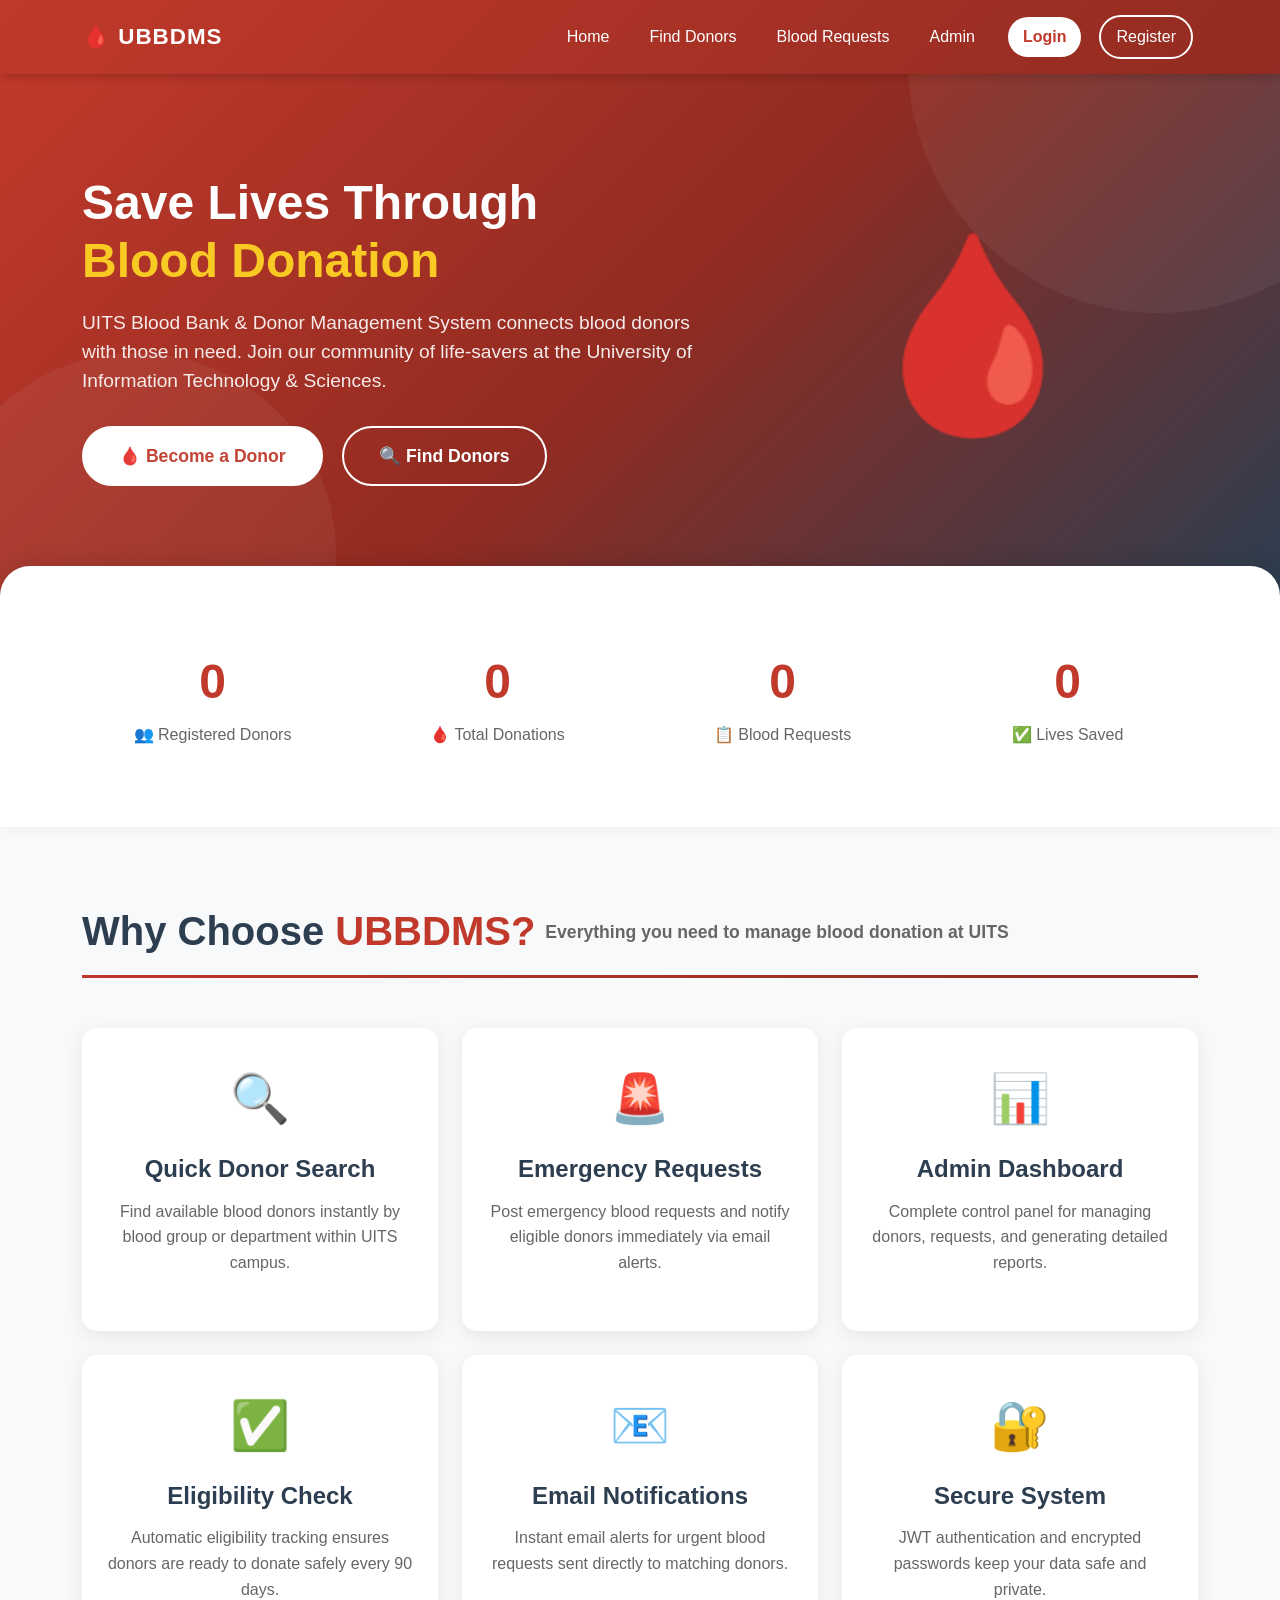
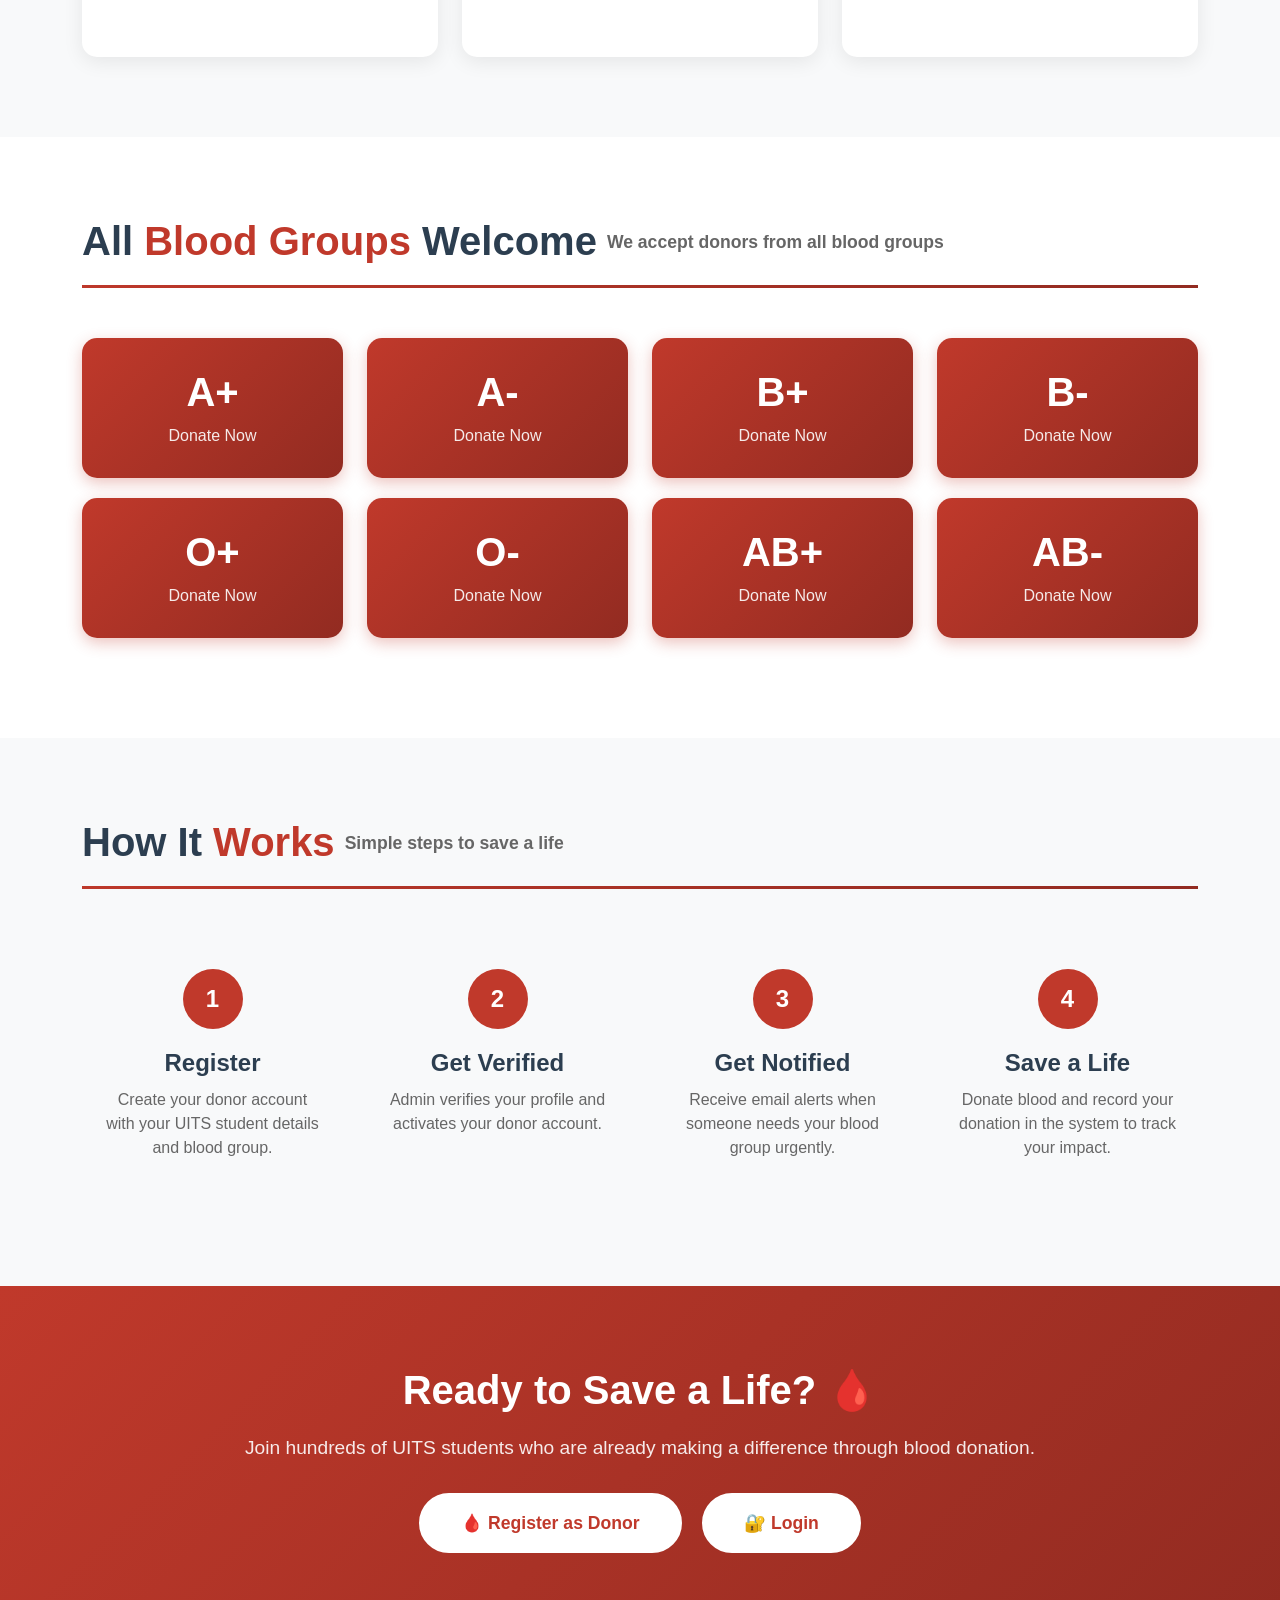
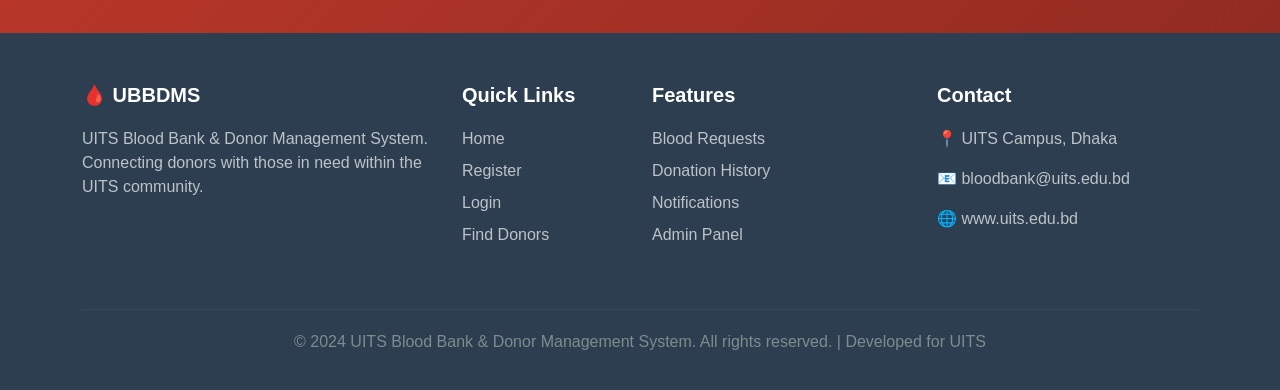
<file: index.html>
<!DOCTYPE html>
<html lang="en">
<head>
    <meta charset="UTF-8">
    <meta name="viewport" content="width=device-width, initial-scale=1.0">
    <title>UBBDMS - UITS Blood Bank & Donor Management System</title>
    <link href="https://fonts.googleapis.com/css2?family=Poppins:wght@300;400;500;600;700;800&display=swap" rel="stylesheet">
    <link href="https://cdn.jsdelivr.net/npm/bootstrap@5.3.0/dist/css/bootstrap.min.css" rel="stylesheet">
       <link rel="stylesheet" href="css/style.css">

   <style>
        * { margin: 0; padding: 0; box-sizing: border-box; }

        body { font-family: 'Segoe UI', Tahoma, Geneva, Verdana, sans-serif; }

        /* NAVBAR */
        .navbar { 
            background: #c0392b; 
            padding: 15px 0;
            box-shadow: 0 2px 10px rgba(0,0,0,0.2);
        }
        .navbar-brand { 
            color: white !important; 
            font-weight: bold; 
            font-size: 1.4rem;
        }
        .nav-link { 
            color: white !important; 
            font-weight: 500;
            margin: 0 5px;
        }
        .nav-link:hover { 
            color: #f9ca24 !important; 
        }
        .btn-nav {
            background: white;
            color: #c0392b !important;
            border-radius: 25px;
            padding: 8px 20px;
            font-weight: bold;
        }
        .btn-nav:hover {
            background: #f9ca24;
            color: #c0392b !important;
        }

        /* HERO SECTION */
        .hero {
            background: linear-gradient(135deg, #c0392b 0%, #922b21 50%, #2c3e50 100%);
            color: white;
            padding: 100px 0;
            position: relative;
            overflow: hidden;
        }
        .hero::before {
            content: '';
            position: absolute;
            top: -50%;
            right: -10%;
            width: 500px;
            height: 500px;
            background: rgba(255,255,255,0.05);
            border-radius: 50%;
        }
        .hero::after {
            content: '';
            position: absolute;
            bottom: -30%;
            left: -5%;
            width: 400px;
            height: 400px;
            background: rgba(255,255,255,0.05);
            border-radius: 50%;
        }
        .hero h1 {
            font-size: 3rem;
            font-weight: 800;
            line-height: 1.2;
            margin-bottom: 20px;
        }
        .hero p {
            font-size: 1.2rem;
            opacity: 0.9;
            margin-bottom: 30px;
        }
        .btn-hero-primary {
            background: white;
            color: #c0392b;
            padding: 15px 35px;
            border-radius: 30px;
            font-weight: bold;
            font-size: 1.1rem;
            text-decoration: none;
            display: inline-block;
            margin-right: 15px;
            margin-bottom: 10px;
            transition: all 0.3s;
            border: 2px solid white;
        }
        .btn-hero-primary:hover {
            background: #c0392b;
            color: white;
            transform: translateY(-3px);
            box-shadow: 0 10px 25px rgba(0,0,0,0.3);
        }
        .btn-hero-secondary {
            background: transparent;
            color: white;
            padding: 15px 35px;
            border-radius: 30px;
            font-weight: bold;
            font-size: 1.1rem;
            text-decoration: none;
            display: inline-block;
            margin-bottom: 10px;
            transition: all 0.3s;
            border: 2px solid white;
        }
        .btn-hero-secondary:hover {
            background: white;
            color: #c0392b;
            transform: translateY(-3px);
        }
        .hero-image {
            font-size: 12rem;
            text-align: center;
            opacity: 0.9;
            animation: pulse 2s infinite;
        }
        @keyframes pulse {
            0% { transform: scale(1); }
            50% { transform: scale(1.05); }
            100% { transform: scale(1); }
        }

        /* STATS SECTION */
        .stats-section {
            background: white;
            padding: 60px 0;
            margin-top: -30px;
            border-radius: 30px 30px 0 0;
            position: relative;
            z-index: 1;
            box-shadow: 0 -5px 20px rgba(0,0,0,0.1);
        }
        .stat-item {
            text-align: center;
            padding: 20px;
        }
        .stat-number {
            font-size: 3rem;
            font-weight: 800;
            color: #c0392b;
        }
        .stat-label {
            color: #666;
            font-size: 1rem;
            margin-top: 5px;
        }

        /* FEATURES SECTION */
        .features-section {
            background: #f8f9fa;
            padding: 80px 0;
        }
        .section-title {
            text-align: center;
            margin-bottom: 50px;
        }
        .section-title h2 {
            font-size: 2.5rem;
            font-weight: 700;
            color: #2c3e50;
        }
        .section-title p {
            color: #666;
            font-size: 1.1rem;
            margin-top: 10px;
        }
        .section-title h2 span {
            color: #c0392b;
        }
        .feature-card {
            background: white;
            border-radius: 15px;
            padding: 35px 25px;
            text-align: center;
            box-shadow: 0 5px 20px rgba(0,0,0,0.08);
            transition: all 0.3s;
            height: 100%;
            border-bottom: 4px solid transparent;
        }
        .feature-card:hover {
            transform: translateY(-10px);
            border-bottom: 4px solid #c0392b;
            box-shadow: 0 15px 40px rgba(192,57,43,0.15);
        }
        .feature-icon {
            font-size: 3rem;
            margin-bottom: 20px;
            display: block;
        }
        .feature-card h4 {
            color: #2c3e50;
            font-weight: 700;
            margin-bottom: 15px;
        }
        .feature-card p {
            color: #666;
            line-height: 1.6;
        }

        /* BLOOD GROUPS SECTION */
        .blood-section {
            background: white;
            padding: 80px 0;
        }
        .blood-group-card {
            background: linear-gradient(135deg, #c0392b, #922b21);
            color: white;
            border-radius: 15px;
            padding: 30px;
            text-align: center;
            margin-bottom: 20px;
            transition: all 0.3s;
            box-shadow: 0 5px 15px rgba(192,57,43,0.3);
        }
        .blood-group-card:hover {
            transform: translateY(-5px) scale(1.05);
            box-shadow: 0 15px 30px rgba(192,57,43,0.4);
        }
        .blood-group-card h3 {
            font-size: 2.5rem;
            font-weight: 800;
        }
        .blood-group-card p {
            opacity: 0.9;
            margin: 0;
        }

        /* HOW IT WORKS */
        .how-section {
            background: #f8f9fa;
            padding: 80px 0;
        }
        .step-card {
            text-align: center;
            padding: 30px 20px;
        }
        .step-number {
            width: 60px;
            height: 60px;
            background: #c0392b;
            color: white;
            border-radius: 50%;
            font-size: 1.5rem;
            font-weight: 800;
            display: flex;
            align-items: center;
            justify-content: center;
            margin: 0 auto 20px;
        }
        .step-card h4 {
            color: #2c3e50;
            font-weight: 700;
            margin-bottom: 10px;
        }
        .step-card p {
            color: #666;
        }
        .step-connector {
            position: absolute;
            top: 30px;
            right: -50%;
            width: 100%;
            height: 2px;
            background: #c0392b;
            opacity: 0.3;
        }

        /* CTA SECTION */
        .cta-section {
            background: linear-gradient(135deg, #c0392b, #922b21);
            color: white;
            padding: 80px 0;
            text-align: center;
        }
        .cta-section h2 {
            font-size: 2.5rem;
            font-weight: 800;
            margin-bottom: 20px;
        }
        .cta-section p {
            font-size: 1.2rem;
            opacity: 0.9;
            margin-bottom: 30px;
        }
        .btn-cta {
            background: white;
            color: #c0392b;
            padding: 15px 40px;
            border-radius: 30px;
            font-weight: bold;
            font-size: 1.1rem;
            text-decoration: none;
            display: inline-block;
            transition: all 0.3s;
            border: 2px solid white;
        }
        .btn-cta:hover {
            background: transparent;
            color: white;
            transform: translateY(-3px);
        }

        /* FOOTER */
        .footer {
            background: #2c3e50;
            color: #bdc3c7;
            padding: 50px 0 20px;
        }
        .footer h5 {
            color: white;
            font-weight: 700;
            margin-bottom: 20px;
        }
        .footer a {
            color: #bdc3c7;
            text-decoration: none;
            display: block;
            margin-bottom: 8px;
            transition: color 0.3s;
        }
        .footer a:hover { color: #c0392b; }
        .footer-bottom {
            border-top: 1px solid #34495e;
            margin-top: 30px;
            padding-top: 20px;
            text-align: center;
            color: #7f8c8d;
        }

        /* RESPONSIVE */
        @media (max-width: 768px) {
            .hero h1 { font-size: 2rem; }
            .hero-image { font-size: 6rem; }
            .stat-number { font-size: 2rem; }
        }
    </style>
</head>
<body>

<!-- NAVBAR -->
<nav class="navbar navbar-expand-lg sticky-top">
    <div class="container">
        <a class="navbar-brand" href="index.html">
            🩸 UBBDMS
        </a>
        <button class="navbar-toggler" type="button"
            data-bs-toggle="collapse" data-bs-target="#navbarNav"
            style="border-color: white;">
            <span class="navbar-toggler-icon" 
                style="filter: invert(1);"></span>
        </button>
        <div class="collapse navbar-collapse" id="navbarNav">
            <ul class="navbar-nav ms-auto align-items-center">
                <li class="nav-item">
                    <a class="nav-link" href="index.html">Home</a>
                </li>
                <li class="nav-item">
                    <a class="nav-link" href="search-donor.html">
                        Find Donors
                    </a>
                </li>
                <li class="nav-item">
                    <a class="nav-link" href="blood-request.html">
                        Blood Requests
                    </a>
                </li>
                <li class="nav-item">
                    <a class="nav-link" href="admin/admin-login.html">
                        Admin
                    </a>
                </li>
                <li class="nav-item ms-2">
                    <a class="nav-link btn-nav" href="login.html">
                        Login
                    </a>
                </li>
                <li class="nav-item ms-2">
                    <a class="nav-link" href="register.html"
                        style="background: transparent; 
                        border: 2px solid white; 
                        border-radius: 25px; 
                        padding: 8px 20px;">
                        Register
                    </a>
                </li>
            </ul>
        </div>
    </div>
</nav>

<!-- HERO SECTION -->
<section class="hero">
    <div class="container">
        <div class="row align-items-center">
            <div class="col-lg-7">
                <h1>
                    Save Lives Through <br>
                    <span style="color: #f9ca24;">Blood Donation</span>
                </h1>
                <p>
                    UITS Blood Bank & Donor Management System connects 
                    blood donors with those in need. Join our community 
                    of life-savers at the University of Information 
                    Technology & Sciences.
                </p>
                <a href="register.html" class="btn-hero-primary">
                    🩸 Become a Donor
                </a>
                <a href="search-donor.html" class="btn-hero-secondary">
                    🔍 Find Donors
                </a>
            </div>
            <div class="col-lg-5">
                <div class="hero-image">🩸</div>
            </div>
        </div>
    </div>
</section>

<!-- LIVE STATS SECTION -->
<section class="stats-section">
    <div class="container">
        <div class="row">
            <div class="col-md-3 col-6">
                <div class="stat-item">
                    <div class="stat-number" id="statDonors">0</div>
                    <div class="stat-label">👥 Registered Donors</div>
                </div>
            </div>
            <div class="col-md-3 col-6">
                <div class="stat-item">
                    <div class="stat-number" id="statDonations">0</div>
                    <div class="stat-label">🩸 Total Donations</div>
                </div>
            </div>
            <div class="col-md-3 col-6">
                <div class="stat-item">
                    <div class="stat-number" id="statRequests">0</div>
                    <div class="stat-label">📋 Blood Requests</div>
                </div>
            </div>
            <div class="col-md-3 col-6">
                <div class="stat-item">
                    <div class="stat-number" id="statFulfilled">0</div>
                    <div class="stat-label">✅ Lives Saved</div>
                </div>
            </div>
        </div>
    </div>
</section>

<!-- FEATURES SECTION -->
<section class="features-section">
    <div class="container">
        <div class="section-title">
            <h2>Why Choose <span>UBBDMS?</span></h2>
            <p>Everything you need to manage blood donation at UITS</p>
        </div>
        <div class="row g-4">
            <div class="col-md-4">
                <div class="feature-card">
                    <span class="feature-icon">🔍</span>
                    <h4>Quick Donor Search</h4>
                    <p>Find available blood donors instantly by blood group 
                    or department within UITS campus.</p>
                </div>
            </div>
            <div class="col-md-4">
                <div class="feature-card">
                    <span class="feature-icon">🚨</span>
                    <h4>Emergency Requests</h4>
                    <p>Post emergency blood requests and notify eligible 
                    donors immediately via email alerts.</p>
                </div>
            </div>
            <div class="col-md-4">
                <div class="feature-card">
                    <span class="feature-icon">📊</span>
                    <h4>Admin Dashboard</h4>
                    <p>Complete control panel for managing donors, 
                    requests, and generating detailed reports.</p>
                </div>
            </div>
            <div class="col-md-4">
                <div class="feature-card">
                    <span class="feature-icon">✅</span>
                    <h4>Eligibility Check</h4>
                    <p>Automatic eligibility tracking ensures donors 
                    are ready to donate safely every 90 days.</p>
                </div>
            </div>
            <div class="col-md-4">
                <div class="feature-card">
                    <span class="feature-icon">📧</span>
                    <h4>Email Notifications</h4>
                    <p>Instant email alerts for urgent blood requests 
                    sent directly to matching donors.</p>
                </div>
            </div>
            <div class="col-md-4">
                <div class="feature-card">
                    <span class="feature-icon">🔐</span>
                    <h4>Secure System</h4>
                    <p>JWT authentication and encrypted passwords 
                    keep your data safe and private.</p>
                </div>
            </div>
        </div>
    </div>
</section>

<!-- BLOOD GROUPS SECTION -->
<section class="blood-section">
    <div class="container">
        <div class="section-title">
            <h2>All <span>Blood Groups</span> Welcome</h2>
            <p>We accept donors from all blood groups</p>
        </div>
        <div class="row justify-content-center">
            <div class="col-6 col-md-3">
                <div class="blood-group-card">
                    <h3>A+</h3>
                    <p>Donate Now</p>
                </div>
            </div>
            <div class="col-6 col-md-3">
                <div class="blood-group-card">
                    <h3>A-</h3>
                    <p>Donate Now</p>
                </div>
            </div>
            <div class="col-6 col-md-3">
                <div class="blood-group-card">
                    <h3>B+</h3>
                    <p>Donate Now</p>
                </div>
            </div>
            <div class="col-6 col-md-3">
                <div class="blood-group-card">
                    <h3>B-</h3>
                    <p>Donate Now</p>
                </div>
            </div>
            <div class="col-6 col-md-3">
                <div class="blood-group-card">
                    <h3>O+</h3>
                    <p>Donate Now</p>
                </div>
            </div>
            <div class="col-6 col-md-3">
                <div class="blood-group-card">
                    <h3>O-</h3>
                    <p>Donate Now</p>
                </div>
            </div>
            <div class="col-6 col-md-3">
                <div class="blood-group-card">
                    <h3>AB+</h3>
                    <p>Donate Now</p>
                </div>
            </div>
            <div class="col-6 col-md-3">
                <div class="blood-group-card">
                    <h3>AB-</h3>
                    <p>Donate Now</p>
                </div>
            </div>
        </div>
    </div>
</section>

<!-- HOW IT WORKS -->
<section class="how-section">
    <div class="container">
        <div class="section-title">
            <h2>How It <span>Works</span></h2>
            <p>Simple steps to save a life</p>
        </div>
        <div class="row">
            <div class="col-md-3">
                <div class="step-card">
                    <div class="step-number">1</div>
                    <h4>Register</h4>
                    <p>Create your donor account with your UITS student 
                    details and blood group.</p>
                </div>
            </div>
            <div class="col-md-3">
                <div class="step-card">
                    <div class="step-number">2</div>
                    <h4>Get Verified</h4>
                    <p>Admin verifies your profile and activates 
                    your donor account.</p>
                </div>
            </div>
            <div class="col-md-3">
                <div class="step-card">
                    <div class="step-number">3</div>
                    <h4>Get Notified</h4>
                    <p>Receive email alerts when someone needs 
                    your blood group urgently.</p>
                </div>
            </div>
            <div class="col-md-3">
                <div class="step-card">
                    <div class="step-number">4</div>
                    <h4>Save a Life</h4>
                    <p>Donate blood and record your donation 
                    in the system to track your impact.</p>
                </div>
            </div>
        </div>
    </div>
</section>

<!-- CTA SECTION -->
<section class="cta-section">
    <div class="container">
        <h2>Ready to Save a Life? 🩸</h2>
        <p>
            Join hundreds of UITS students who are already 
            making a difference through blood donation.
        </p>
        <a href="register.html" class="btn-cta me-3">
            🩸 Register as Donor
        </a>
        <a href="login.html" class="btn-cta">
            🔐 Login
        </a>
    </div>
</section>

<!-- FOOTER -->
<footer class="footer">
    <div class="container">
        <div class="row">
            <div class="col-md-4 mb-4">
                <h5>🩸 UBBDMS</h5>
                <p>UITS Blood Bank & Donor Management System. 
                Connecting donors with those in need within 
                the UITS community.</p>
            </div>
            <div class="col-md-2 mb-4">
                <h5>Quick Links</h5>
                <a href="index.html">Home</a>
                <a href="register.html">Register</a>
                <a href="login.html">Login</a>
                <a href="search-donor.html">Find Donors</a>
            </div>
            <div class="col-md-3 mb-4">
                <h5>Features</h5>
                <a href="blood-request.html">Blood Requests</a>
                <a href="donation-history.html">Donation History</a>
                <a href="notifications.html">Notifications</a>
                <a href="admin/admin-login.html">Admin Panel</a>
            </div>
            <div class="col-md-3 mb-4">
                <h5>Contact</h5>
                <p>📍 UITS Campus, Dhaka</p>
                <p>📧 bloodbank@uits.edu.bd</p>
                <p>🌐 www.uits.edu.bd</p>
            </div>
        </div>
        <div class="footer-bottom">
            <p>© 2024 UITS Blood Bank & Donor Management System. 
            All rights reserved. | Developed for UITS</p>
        </div>
    </div>
</footer>

<script src="https://cdn.jsdelivr.net/npm/bootstrap@5.3.0/dist/js/bootstrap.bundle.min.js"></script>

<script>
// LOAD LIVE STATS
async function loadStats() {
    try {
        const response = await fetch("https://blood-bank-backend-xwde.onrender.com/api/admin/stats", {
            headers: {
                "Authorization": "Bearer " + localStorage.getItem("adminToken")
            }
        });

        if (response.ok) {
            const stats = await response.json();
            animateNumber("statDonors", stats.totalDonors);
            animateNumber("statDonations", stats.totalDonations);
            animateNumber("statRequests", stats.totalRequests);
            animateNumber("statFulfilled", stats.fulfilledRequests);
        }
    } catch (error) {
        // Show static numbers if not logged in
        animateNumber("statDonors", 0);
        animateNumber("statDonations", 0);
        animateNumber("statRequests", 0);
        animateNumber("statFulfilled", 0);
    }
}

// NUMBER ANIMATION
function animateNumber(id, target) {
    const el = document.getElementById(id);
    let current = 0;
    const increment = target / 50;
    const timer = setInterval(() => {
        current += increment;
        if (current >= target) {
            current = target;
            clearInterval(timer);
        }
        el.textContent = Math.floor(current);
    }, 30);
}

// Check if already logged in
const token = localStorage.getItem("token");
if (token) {
    // Change login button to dashboard
    const loginLink = document.querySelector('a[href="login.html"]');
    if (loginLink) {
        loginLink.textContent = "Dashboard";
        loginLink.href = "donor-dashboard.html";
    }
}

loadStats();
</script>

</body>
</html>
</file>
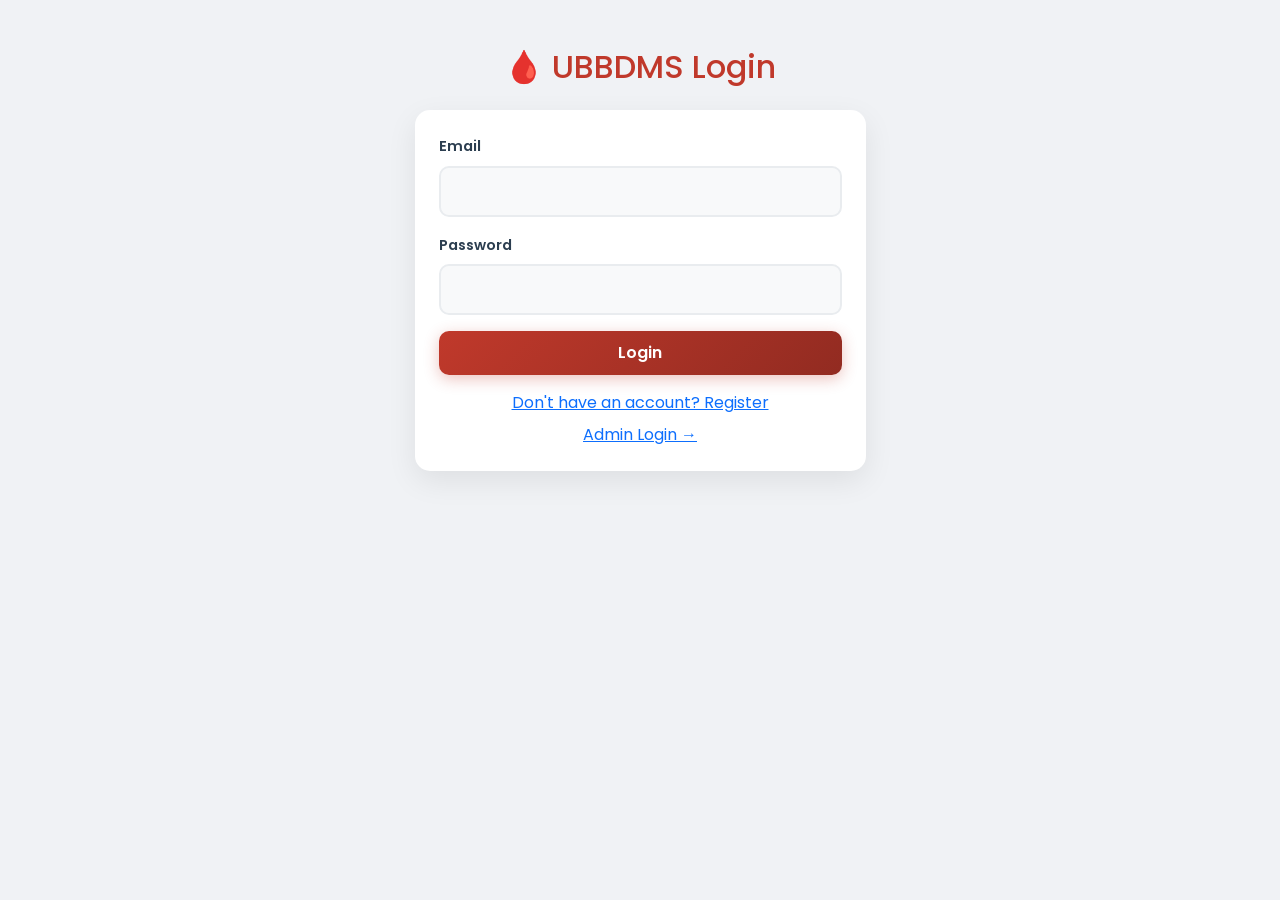
<file: blood-request.html>
<!DOCTYPE html>
<html lang="en">
<head>
    <meta charset="UTF-8">
    <title>Blood Requests - UBBDMS</title>
    <link href="https://fonts.googleapis.com/css2?family=Poppins:wght@300;400;500;600;700;800&display=swap" rel="stylesheet">
    <link href="https://cdn.jsdelivr.net/npm/bootstrap@5.3.0/dist/css/bootstrap.min.css" rel="stylesheet">
    <link rel="stylesheet" href="css/style.css">
    <style>
        .navbar-brand { color: white !important; font-weight: bold; }
        .request-card { border-left: 4px solid #c0392b; transition: transform 0.2s; }
        .request-card:hover { transform: translateY(-3px); }
        .blood-badge {
            background: #c0392b;
            color: white;
            border-radius: 50%;
            width: 50px;
            height: 50px;
            display: flex;
            align-items: center;
            justify-content: center;
            font-weight: bold;
            font-size: 0.9rem;
            flex-shrink: 0;
        }
        .status-pending {
            background: #fff3cd;
            color: #856404;
            padding: 3px 10px;
            border-radius: 20px;
            font-size: 0.85rem;
        }
    </style>
</head>
<body>

<!-- NAVBAR -->
<nav class="navbar navbar-expand-lg" style="background-color: #c0392b;">
    <div class="container">
        <a class="navbar-brand" href="#">🩸 UBBDMS</a>
        <button class="navbar-toggler" type="button" data-bs-toggle="collapse" data-bs-target="#navbarNav">
            <span class="navbar-toggler-icon"></span>
        </button>
        <div class="collapse navbar-collapse" id="navbarNav">
            <ul class="navbar-nav ms-auto">
                <li class="nav-item">
                    <a class="nav-link text-white" href="donor-dashboard.html">Dashboard</a>
                </li>
                <li class="nav-item">
                    <a class="nav-link text-white" href="search-donor.html">Search Donors</a>
                </li>
                <li class="nav-item">
                    <a class="nav-link text-white" href="blood-request.html">Blood Requests</a>
                </li>
                <li class="nav-item">
                    <a class="nav-link text-white" href="donation-history.html">My History</a>
                </li>
                <li class="nav-item">
                    <a class="nav-link text-white" href="#" id="logoutBtn">Logout</a>
                </li>
            </ul>
        </div>
    </div>
</nav>

<div class="container mt-4">

    <!-- Post Request Section -->
    <div class="card p-4 shadow mb-4">
        <h4 style="color:#c0392b;">🩸 Post Emergency Blood Request</h4>
        <hr>
        <form id="requestForm">
            <div class="row">
                <div class="col-md-6 mb-3">
                    <label>Patient Name</label>
                    <input type="text" class="form-control" id="patient_name" required>
                </div>
                <div class="col-md-6 mb-3">
                    <label>Blood Group Needed</label>
                    <select class="form-control" id="blood_group" required>
                        <option value="">Select</option>
                        <option>A+</option>
                        <option>A-</option>
                        <option>B+</option>
                        <option>B-</option>
                        <option>O+</option>
                        <option>O-</option>
                        <option>AB+</option>
                        <option>AB-</option>
                    </select>
                </div>
            </div>
            <div class="row">
                <div class="col-md-6 mb-3">
                    <label>Hospital Name</label>
                    <input type="text" class="form-control" id="hospital_name" required>
                </div>
                <div class="col-md-6 mb-3">
                    <label>Location</label>
                    <input type="text" class="form-control" id="location" required>
                </div>
            </div>
            <div class="mb-3">
                <label>Contact Number</label>
                <input type="text" class="form-control" id="contact_number" required>
            </div>
            <button type="submit" class="btn btn-danger w-100">
                🚨 Post Emergency Request
            </button>
        </form>
    </div>

    <!-- Active Requests Section -->
    <h4 style="color:#c0392b;">📋 Active Blood Requests</h4>
    <div class="mb-2">
        <span id="requestCount" class="text-muted"></span>
    </div>
    <div id="requestList" class="row">
        <div class="col-12 text-center text-muted mt-3">
            <p>Loading requests...</p>
        </div>
    </div>

</div>

<script src="https://cdn.jsdelivr.net/npm/bootstrap@5.3.0/dist/js/bootstrap.bundle.min.js"></script>

<script>
// Check login
const token = localStorage.getItem("token");
if (!token) {
    alert("Please login first!");
    window.location.href = "login.html";
}

// POST BLOOD REQUEST
document.getElementById("requestForm").addEventListener("submit", async function(e) {
    e.preventDefault();

    const request = {
        patient_name: document.getElementById("patient_name").value,
        blood_group: document.getElementById("blood_group").value,
        hospital_name: document.getElementById("hospital_name").value,
        location: document.getElementById("location").value,
        contact_number: document.getElementById("contact_number").value
    };

    try {
        const response = await fetch("https://blood-bank-backend-xwde.onrender.com/api/request/create", {
            method: "POST",
            headers: {
                "Content-Type": "application/json",
                "Authorization": "Bearer " + token
            },
            body: JSON.stringify(request)
        });

        const data = await response.json();
        alert(data.message);

        document.getElementById("requestForm").reset();

        // Reload requests
        loadRequests();

    } catch (error) {
        alert("Error connecting to server");
    }
});

// LOAD ALL ACTIVE REQUESTS
async function loadRequests() {
    try {
        const response = await fetch("https://blood-bank-backend-xwde.onrender.com/api/request/all", {
            headers: { "Authorization": "Bearer " + token }
        });

        const requests = await response.json();
        displayRequests(requests);

    } catch (error) {
        console.error(error);
    }
}

// DISPLAY REQUESTS
function displayRequests(requests) {
    const container = document.getElementById("requestList");
    const countEl = document.getElementById("requestCount");

    if (requests.length === 0) {
        countEl.textContent = "No active requests";
        container.innerHTML = `
            <div class="col-12 text-center mt-3">
                <p class="text-muted">No active blood requests at the moment</p>
            </div>`;
        return;
    }

    countEl.textContent = requests.length + " active request(s)";

    container.innerHTML = requests.map(req => {
        const date = new Date(req.request_date).toLocaleDateString();
        return `
        <div class="col-md-6 mb-3">
            <div class="card p-3 shadow request-card">
                <div class="d-flex align-items-start gap-3">
                    <div class="blood-badge">${req.blood_group}</div>
                    <div class="flex-grow-1">
                        <div class="d-flex justify-content-between">
                            <h5 class="mb-1">${req.patient_name}</h5>
                            <span class="status-pending">⏳ Pending</span>
                        </div>
                        <p class="mb-1 text-muted">
                            🏥 ${req.hospital_name}
                        </p>
                        <p class="mb-1 text-muted">
                            📍 ${req.location}
                        </p>
                        <p class="mb-1">
                            📞 ${req.contact_number}
                        </p>
                        <p class="mb-1 text-muted">
                            👤 Posted by: ${req.donor_name || "Anonymous"}
                        </p>
                        <p class="mb-2 text-muted">
                            📅 ${date}
                        </p>
                        <button class="btn btn-sm btn-success" 
                            onclick="fulfillRequest(${req.request_id})">
                            ✅ Mark as Fulfilled
                        </button>
                    </div>
                </div>
            </div>
        </div>`;
    }).join("");
}

// MARK AS FULFILLED
async function fulfillRequest(id) {
    if (!confirm("Mark this request as fulfilled?")) return;

    try {
        const response = await fetch("https://blood-bank-backend-xwde.onrender.com/api/request/fulfill/" + id, {
            method: "PUT",
            headers: { "Authorization": "Bearer " + token }
        });

        const data = await response.json();
        alert(data.message);
        loadRequests();

    } catch (error) {
        alert("Error updating request");
    }
}

// Logout
document.getElementById("logoutBtn").addEventListener("click", function() {
    localStorage.clear();
    window.location.href = "login.html";
});

// Load on start
loadRequests();
</script>

</body>
</html>
</file>
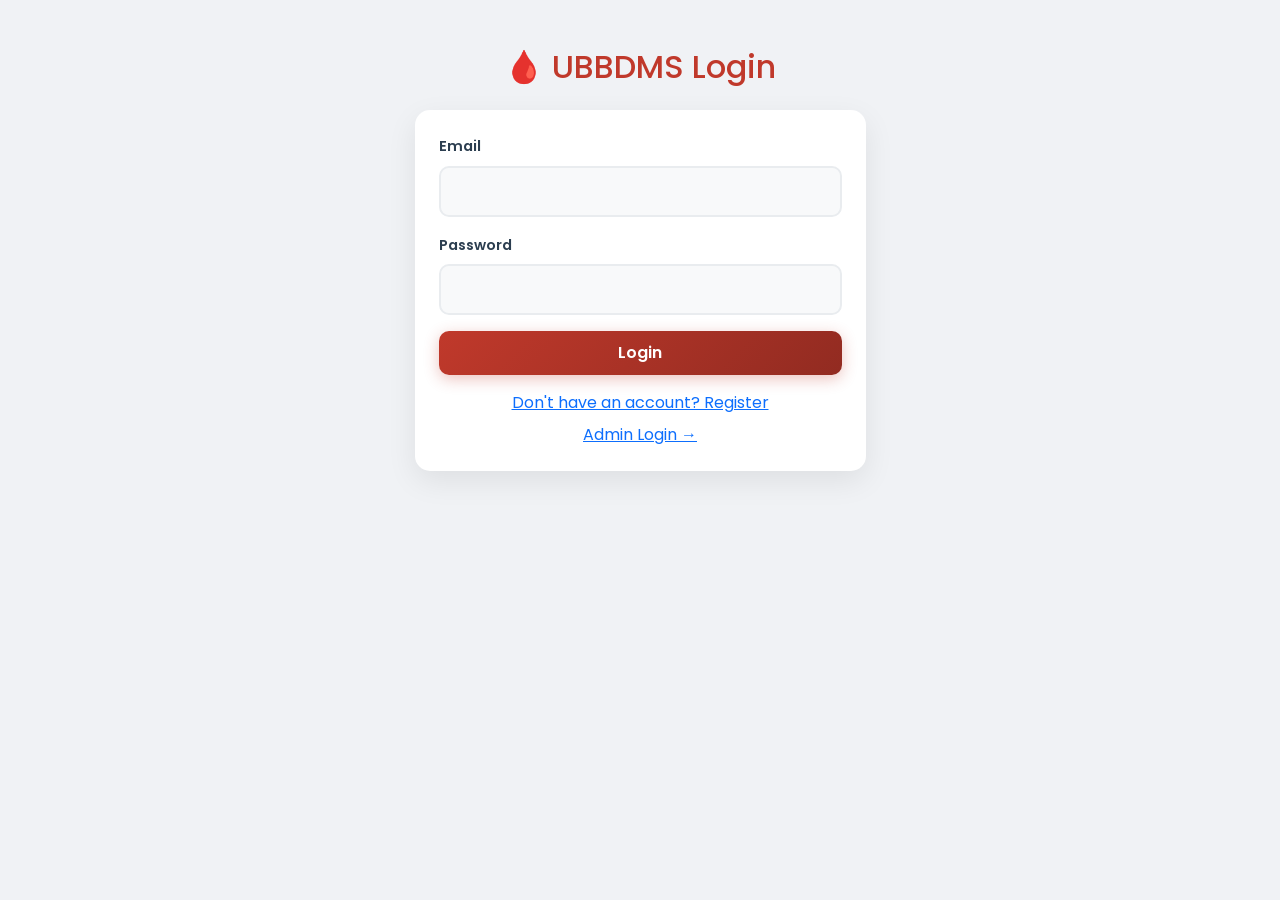
<file: donation-history.html>
<!DOCTYPE html>
<html lang="en">
<head>
    <meta charset="UTF-8">
    <title>Donation History - UBBDMS</title>
    <link href="https://fonts.googleapis.com/css2?family=Poppins:wght@300;400;500;600;700;800&display=swap" rel="stylesheet">
    <link href="https://cdn.jsdelivr.net/npm/bootstrap@5.3.0/dist/css/bootstrap.min.css" rel="stylesheet">
    <link rel="stylesheet" href="css/style.css">
    <style>
        .navbar-brand { color: white !important; font-weight: bold; }
        .history-card { border-left: 4px solid #c0392b; }
        .stat-box {
            background: #c0392b;
            color: white;
            border-radius: 10px;
            padding: 20px;
            text-align: center;
        }
    </style>
</head>
<body>

<!-- NAVBAR -->
<nav class="navbar navbar-expand-lg" style="background-color: #c0392b;">
    <div class="container">
        <a class="navbar-brand" href="#">🩸 UBBDMS</a>
        <button class="navbar-toggler" type="button" 
            data-bs-toggle="collapse" data-bs-target="#navbarNav">
            <span class="navbar-toggler-icon"></span>
        </button>
        <div class="collapse navbar-collapse" id="navbarNav">
            <ul class="navbar-nav ms-auto">
                <li class="nav-item">
                    <a class="nav-link text-white" href="donor-dashboard.html">Dashboard</a>
                </li>
                <li class="nav-item">
                    <a class="nav-link text-white" href="search-donor.html">Search Donors</a>
                </li>
                <li class="nav-item">
                    <a class="nav-link text-white" href="blood-request.html">Blood Requests</a>
                </li>
                <li class="nav-item">
                    <a class="nav-link text-white" href="donation-history.html">My History</a>
                </li>
                <li class="nav-item">
                    <a class="nav-link text-white" href="#" id="logoutBtn">Logout</a>
                </li>
            </ul>
        </div>
    </div>
</nav>

<div class="container mt-4">

    <!-- Stats Row -->
    <div class="row mb-4">
        <div class="col-md-4 mb-3">
            <div class="stat-box">
                <h2 id="totalDonations">0</h2>
                <p class="mb-0">Total Donations</p>
            </div>
        </div>
        <div class="col-md-4 mb-3">
            <div class="stat-box">
                <h2 id="lastDonationDate">-</h2>
                <p class="mb-0">Last Donation</p>
            </div>
        </div>
        <div class="col-md-4 mb-3">
            <div class="stat-box">
                <h2 id="eligibilityStatus">-</h2>
                <p class="mb-0">Eligibility</p>
            </div>
        </div>
    </div>

    <!-- Add Donation Record -->
    <div class="card p-4 shadow mb-4">
        <h4 style="color:#c0392b;">➕ Add Donation Record</h4>
        <hr>
        <form id="donationForm">
            <div class="row">
                <div class="col-md-6 mb-3">
                    <label>Donation Date</label>
                    <input type="date" class="form-control" 
                        id="donation_date" required>
                </div>
                <div class="col-md-6 mb-3">
                    <label>Blood Group Donated</label>
                    <select class="form-control" id="blood_group" required>
                        <option value="">Select</option>
                        <option>A+</option>
                        <option>A-</option>
                        <option>B+</option>
                        <option>B-</option>
                        <option>O+</option>
                        <option>O-</option>
                        <option>AB+</option>
                        <option>AB-</option>
                    </select>
                </div>
            </div>
            <div class="mb-3">
                <label>Hospital Name</label>
                <input type="text" class="form-control" 
                    id="hospital" placeholder="Where did you donate?" required>
            </div>
            <div class="mb-3">
                <label>Notes (Optional)</label>
                <textarea class="form-control" id="notes" rows="2" 
                    placeholder="Any additional notes..."></textarea>
            </div>
            <button type="submit" class="btn btn-danger w-100">
                ➕ Add Donation Record
            </button>
        </form>
    </div>

    <!-- Donation History List -->
    <h4 style="color:#c0392b;">📋 My Donation History</h4>
    <div class="mb-2">
        <span id="historyCount" class="text-muted"></span>
    </div>

    <div id="historyList">
        <div class="text-center text-muted mt-3">
            <p>Loading history...</p>
        </div>
    </div>

</div>

<script src="https://cdn.jsdelivr.net/npm/bootstrap@5.3.0/dist/js/bootstrap.bundle.min.js"></script>

<script>
// Check login
const token = localStorage.getItem("token");
if (!token) {
    alert("Please login first!");
    window.location.href = "login.html";
}

// ADD DONATION RECORD
document.getElementById("donationForm").addEventListener("submit", async function(e) {
    e.preventDefault();

    const donation = {
        donation_date: document.getElementById("donation_date").value,
        blood_group: document.getElementById("blood_group").value,
        hospital: document.getElementById("hospital").value,
        notes: document.getElementById("notes").value
    };

    try {
        const response = await fetch("https://blood-bank-backend-xwde.onrender.com/api/donation/add", {
            method: "POST",
            headers: {
                "Content-Type": "application/json",
                "Authorization": "Bearer " + token
            },
            body: JSON.stringify(donation)
        });

        const data = await response.json();
        alert(data.message);
        document.getElementById("donationForm").reset();
        loadHistory();

    } catch (error) {
        alert("Error connecting to server");
    }
});

// LOAD DONATION HISTORY
async function loadHistory() {
    try {
        const response = await fetch("https://blood-bank-backend-xwde.onrender.com/api/donation/my", {
            headers: { "Authorization": "Bearer " + token }
        });

        const donations = await response.json();
        displayHistory(donations);
        updateStats(donations);

    } catch (error) {
        console.error(error);
    }
}

// UPDATE STATS
function updateStats(donations) {
    document.getElementById("totalDonations").textContent = donations.length;

    if (donations.length > 0) {
        const lastDate = new Date(donations[0].donation_date)
            .toLocaleDateString();
        document.getElementById("lastDonationDate").textContent = lastDate;

        // Eligibility check
        const last = new Date(donations[0].donation_date);
        const today = new Date();
        const diffDays = Math.floor((today - last) / (1000 * 60 * 60 * 24));

        if (diffDays >= 90) {
            document.getElementById("eligibilityStatus").textContent = "✅ Eligible";
        } else {
            const left = 90 - diffDays;
            document.getElementById("eligibilityStatus").textContent = left + " days left";
        }
    } else {
        document.getElementById("lastDonationDate").textContent = "None yet";
        document.getElementById("eligibilityStatus").textContent = "✅ Eligible";
    }
}

// DISPLAY HISTORY
function displayHistory(donations) {
    const container = document.getElementById("historyList");
    const countEl = document.getElementById("historyCount");

    if (donations.length === 0) {
        countEl.textContent = "No donation records yet";
        container.innerHTML = `
            <div class="card p-4 text-center text-muted">
                <h5>No donation records found</h5>
                <p>Add your first donation record above!</p>
            </div>`;
        return;
    }

    countEl.textContent = donations.length + " record(s) found";

    container.innerHTML = donations.map(donation => {
        const date = new Date(donation.donation_date).toLocaleDateString();
        return `
        <div class="card p-3 shadow mb-3 history-card">
            <div class="d-flex justify-content-between align-items-start">
                <div>
                    <h5 class="mb-1">
                        🩸 ${donation.blood_group} 
                        <span class="badge" 
                            style="background:#c0392b; font-size:0.8rem;">
                            Donated
                        </span>
                    </h5>
                    <p class="mb-1 text-muted">
                        🏥 ${donation.hospital}
                    </p>
                    <p class="mb-1 text-muted">
                        📅 ${date}
                    </p>
                    ${donation.notes ? 
                        `<p class="mb-0 text-muted">📝 ${donation.notes}</p>` 
                        : ""}
                </div>
                <button class="btn btn-sm btn-outline-danger"
                    onclick="deleteRecord(${donation.donation_id})">
                    🗑️ Delete
                </button>
            </div>
        </div>`;
    }).join("");
}

// DELETE RECORD
async function deleteRecord(id) {
    if (!confirm("Delete this donation record?")) return;

    try {
        const response = await fetch("https://blood-bank-backend-xwde.onrender.com/api/donation/delete/" + id, {
            method: "DELETE",
            headers: { "Authorization": "Bearer " + token }
        });

        const data = await response.json();
        alert(data.message);
        loadHistory();

    } catch (error) {
        alert("Error deleting record");
    }
}

// Logout
document.getElementById("logoutBtn").addEventListener("click", function() {
    localStorage.clear();
    window.location.href = "login.html";
});

// Load on start
loadHistory();
</script>

</body>
</html>
</file>
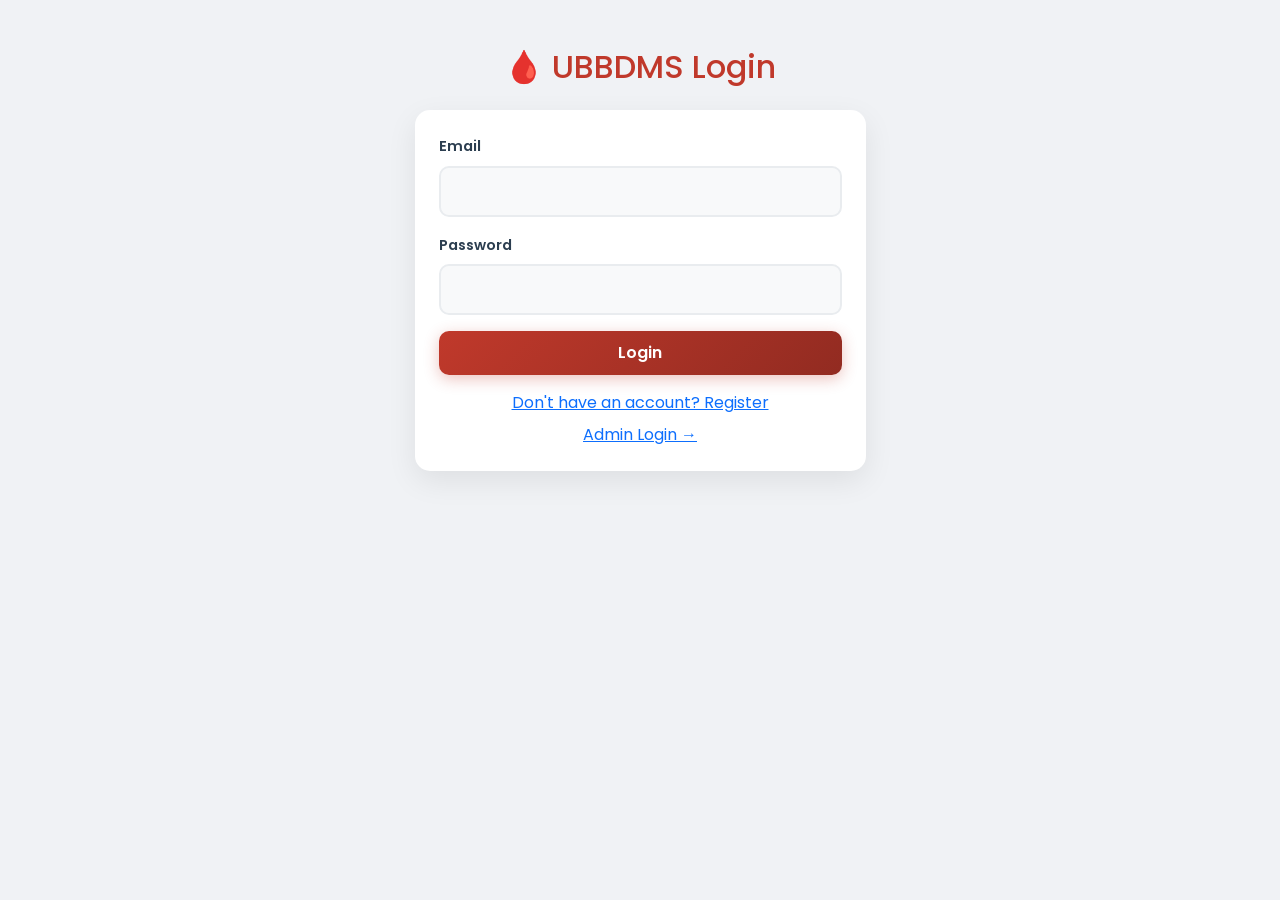
<file: donor-dashboard.html>
<!DOCTYPE html>
<html lang="en">
<head>
    <meta charset="UTF-8">
    <title>Donor Dashboard - UBBDMS</title>
    <link href="https://fonts.googleapis.com/css2?family=Poppins:wght@300;400;500;600;700;800&display=swap" rel="stylesheet">
    <link href="https://cdn.jsdelivr.net/npm/bootstrap@5.3.0/dist/css/bootstrap.min.css" rel="stylesheet">
    <link rel="stylesheet" href="css/style.css">
    <style>
        .navbar-brand { color: white !important; font-weight: bold; }
        .blood-badge {
            font-size: 2rem;
            background: #c0392b;
            color: white;
            border-radius: 50%;
            width: 70px;
            height: 70px;
            display: flex;
            align-items: center;
            justify-content: center;
        }
        .stat-card {
            border-left: 4px solid #c0392b;
        }
        .eligible { color: green; font-weight: bold; }
        .not-eligible { color: red; font-weight: bold; }
    </style>
</head>
<body>

<!-- NAVBAR -->
<nav class="navbar navbar-expand-lg" style="background-color: #c0392b;">
    <div class="container">
        <a class="navbar-brand" href="#">🩸 UBBDMS</a>
        <button class="navbar-toggler" type="button" 
            data-bs-toggle="collapse" data-bs-target="#navbarNav">
            <span class="navbar-toggler-icon"></span>
        </button>
        <div class="collapse navbar-collapse" id="navbarNav">
            <ul class="navbar-nav ms-auto align-items-center">
                <li class="nav-item">
                    <a class="nav-link text-white" 
                        href="donor-dashboard.html">Dashboard</a>
                </li>
                <li class="nav-item">
                    <a class="nav-link text-white" 
                        href="search-donor.html">Search Donors</a>
                </li>
                <li class="nav-item">
                    <a class="nav-link text-white" 
                        href="blood-request.html">Blood Requests</a>
                </li>
                <li class="nav-item">
                    <a class="nav-link text-white" 
                        href="donation-history.html">My History</a>
                </li>
                <!-- NOTIFICATION BELL -->
                <li class="nav-item">
                    <a class="nav-link text-white position-relative"
                        href="notifications.html">
                        🔔
                        <span id="notifBadge"
                            class="position-absolute top-0 start-100
                            translate-middle badge rounded-pill 
                            bg-warning text-dark"
                            style="display:none; font-size:0.7rem;">
                            0
                        </span>
                    </a>
                </li>
                <li class="nav-item">
                    <a class="nav-link text-white" 
                        href="#" id="logoutBtn">Logout</a>
                </li>
            </ul>
        </div>
    </div>
</nav>

<!-- DASHBOARD CONTENT -->
<div class="container mt-4">

    <!-- Welcome Section -->
    <div class="card p-4 shadow mb-4 stat-card">
        <div class="d-flex align-items-center gap-3">
            <div class="blood-badge" id="bloodBadge">?</div>
            <div>
                <h3 id="welcomeName">Welcome!</h3>
                <p class="mb-0 text-muted" id="donorDept">Department: -</p>
                <p class="mb-0 text-muted" id="donorEmail">Email: -</p>
                <p class="mb-0 text-muted" id="donorPhone">Phone: -</p>
            </div>
        </div>
    </div>

    <!-- Stats Row -->
    <div class="row mb-4">
        <div class="col-md-4 mb-3">
            <div class="card p-3 shadow stat-card">
                <h6 class="text-muted">Blood Group</h6>
                <h4 id="statBloodGroup">-</h4>
            </div>
        </div>
        <div class="col-md-4 mb-3">
            <div class="card p-3 shadow stat-card">
                <h6 class="text-muted">Last Donation</h6>
                <h4 id="statLastDonation">-</h4>
            </div>
        </div>
        <div class="col-md-4 mb-3">
            <div class="card p-3 shadow stat-card">
                <h6 class="text-muted">Eligibility Status</h6>
                <h4 id="statEligibility">-</h4>
            </div>
        </div>
    </div>

    <!-- Quick Actions -->
    <div class="card p-4 shadow mb-4">
        <h5 class="mb-3">Quick Actions</h5>
        <div class="row">
            <div class="col-md-3 mb-2">
                <a href="search-donor.html" class="btn btn-danger w-100">
                    🔍 Search Donors
                </a>
            </div>
            <div class="col-md-3 mb-2">
                <a href="blood-request.html" 
                    class="btn btn-outline-danger w-100">
                    🩸 Post Blood Request
                </a>
            </div>
            <div class="col-md-3 mb-2">
                <a href="donation-history.html" 
                    class="btn btn-outline-danger w-100">
                    📋 My Donations
                </a>
            </div>
            <div class="col-md-3 mb-2">
                <a href="notifications.html" 
                    class="btn btn-outline-danger w-100">
                    🔔 Notifications
                </a>
            </div>
        </div>
    </div>

</div>

<script src="https://cdn.jsdelivr.net/npm/bootstrap@5.3.0/dist/js/bootstrap.bundle.min.js"></script>

<script>
// Check if logged in
const token = localStorage.getItem("token");
if (!token) {
    alert("Please login first!");
    window.location.href = "login.html";
}

// Load donor profile
async function loadProfile() {
    try {
        const response = await fetch("https://blood-bank-backend-xwde.onrender.com/api/auth/profile", {
            method: "GET",
            headers: {
                "Authorization": "Bearer " + token
            }
        });

        const donor = await response.json();

        if (!response.ok) {
            alert("Session expired. Please login again.");
            localStorage.clear();
            window.location.href = "login.html";
            return;
        }

        // Fill profile info
        document.getElementById("welcomeName").textContent = 
            "Welcome, " + donor.name + "!";
        document.getElementById("donorDept").textContent = 
            "Department: " + (donor.department || "N/A");
        document.getElementById("donorEmail").textContent = 
            "Email: " + donor.email;
        document.getElementById("donorPhone").textContent = 
            "Phone: " + donor.phone;
        document.getElementById("bloodBadge").textContent = 
            donor.blood_group;
        document.getElementById("statBloodGroup").textContent = 
            donor.blood_group;

        // Last donation
        if (donor.last_donation_date) {
            const date = new Date(donor.last_donation_date)
                .toLocaleDateString();
            document.getElementById("statLastDonation").textContent = date;

            // Eligibility check (must wait 90 days)
            const lastDate = new Date(donor.last_donation_date);
            const today = new Date();
            const diffDays = Math.floor(
                (today - lastDate) / (1000 * 60 * 60 * 24)
            );

            if (diffDays >= 90) {
                document.getElementById("statEligibility").innerHTML =
                    '<span class="eligible">✅ Eligible</span>';
            } else {
                const daysLeft = 90 - diffDays;
                document.getElementById("statEligibility").innerHTML =
                    `<span class="not-eligible">❌ ${daysLeft} days left</span>`;
            }
        } else {
            document.getElementById("statLastDonation").textContent = 
                "No donation yet";
            document.getElementById("statEligibility").innerHTML =
                '<span class="eligible">✅ Eligible</span>';
        }

    } catch (error) {
        console.error(error);
    }
}

// LOAD UNREAD NOTIFICATION COUNT
async function loadUnreadCount() {
    try {
        const response = await fetch(
            "https://blood-bank-backend-xwde.onrender.com/api/notification/unread-count", {
            headers: { "Authorization": "Bearer " + token }
        });
        const data = await response.json();

        if (data.count > 0) {
            const badge = document.getElementById("notifBadge");
            badge.style.display = "block";
            badge.textContent = data.count;
        }
    } catch (error) {
        console.error(error);
    }
}

// Logout
document.getElementById("logoutBtn").addEventListener("click", function() {
    localStorage.clear();
    alert("Logged out successfully!");
    window.location.href = "login.html";
});

// Load on page start
loadProfile();
loadUnreadCount();
</script>

</body>
</html>
</file>
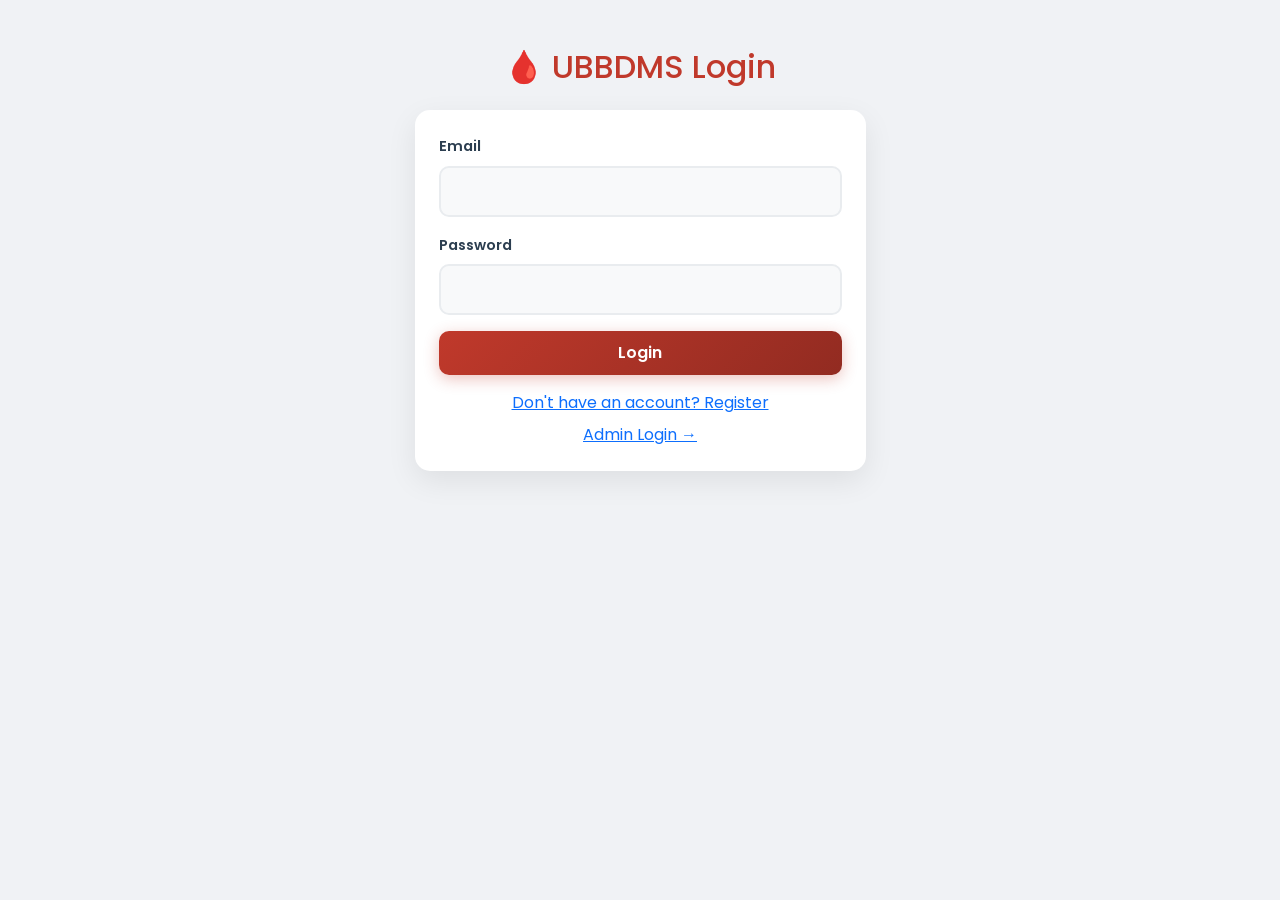
<file: login.html>
<!DOCTYPE html>
<html lang="en">
<head>
    <meta charset="UTF-8">
    <title>Login - UBBDMS</title>
    <link href="https://fonts.googleapis.com/css2?family=Poppins:wght@300;400;500;600;700;800&display=swap" rel="stylesheet">
    <link href="https://cdn.jsdelivr.net/npm/bootstrap@5.3.0/dist/css/bootstrap.min.css" rel="stylesheet">
    <link rel="stylesheet" href="css/style.css">
</head>
<body>

<div class="container mt-5">
    <div class="row justify-content-center">
        <div class="col-md-5">
            <h2 class="text-center mb-4" style="color:#c0392b;">
                🩸 UBBDMS Login
            </h2>

            <div class="card p-4 shadow">
                <form id="loginForm">
                    <div class="mb-3">
                        <label>Email</label>
                        <input type="email" class="form-control" id="email" required>
                    </div>

                    <div class="mb-3">
                        <label>Password</label>
                        <input type="password" class="form-control" id="password" required>
                    </div>

                    <button type="submit" class="btn btn-danger w-100">
                        Login
                    </button>

                    <div class="text-center mt-3">
                        <a href="register.html">Don't have an account? Register</a>
                    </div>

                    <div class="text-center mt-2">
                        <a href="admin/admin-login.html">Admin Login →</a>
                    </div>
                </form>
            </div>

        </div>
    </div>
</div>

<script>
document.getElementById("loginForm").addEventListener("submit", async function(e) {
    e.preventDefault();

    const email = document.getElementById("email").value;
    const password = document.getElementById("password").value;

    try {
        const response = await fetch("https://blood-bank-backend-xwde.onrender.com/api/auth/login", {
            method: "POST",
            headers: { "Content-Type": "application/json" },
            body: JSON.stringify({ email, password })
        });

        const data = await response.json();

        if (response.ok) {
            // Save token
            localStorage.setItem("token", data.token);
            localStorage.setItem("donorName", data.name);

            alert("Welcome, " + data.name + "!");
            window.location.href = "donor-dashboard.html";
        } else {
            alert(data.message);
        }

    } catch (error) {
        alert("Error connecting to server");
    }
});
</script>

</body>
</html>
</file>
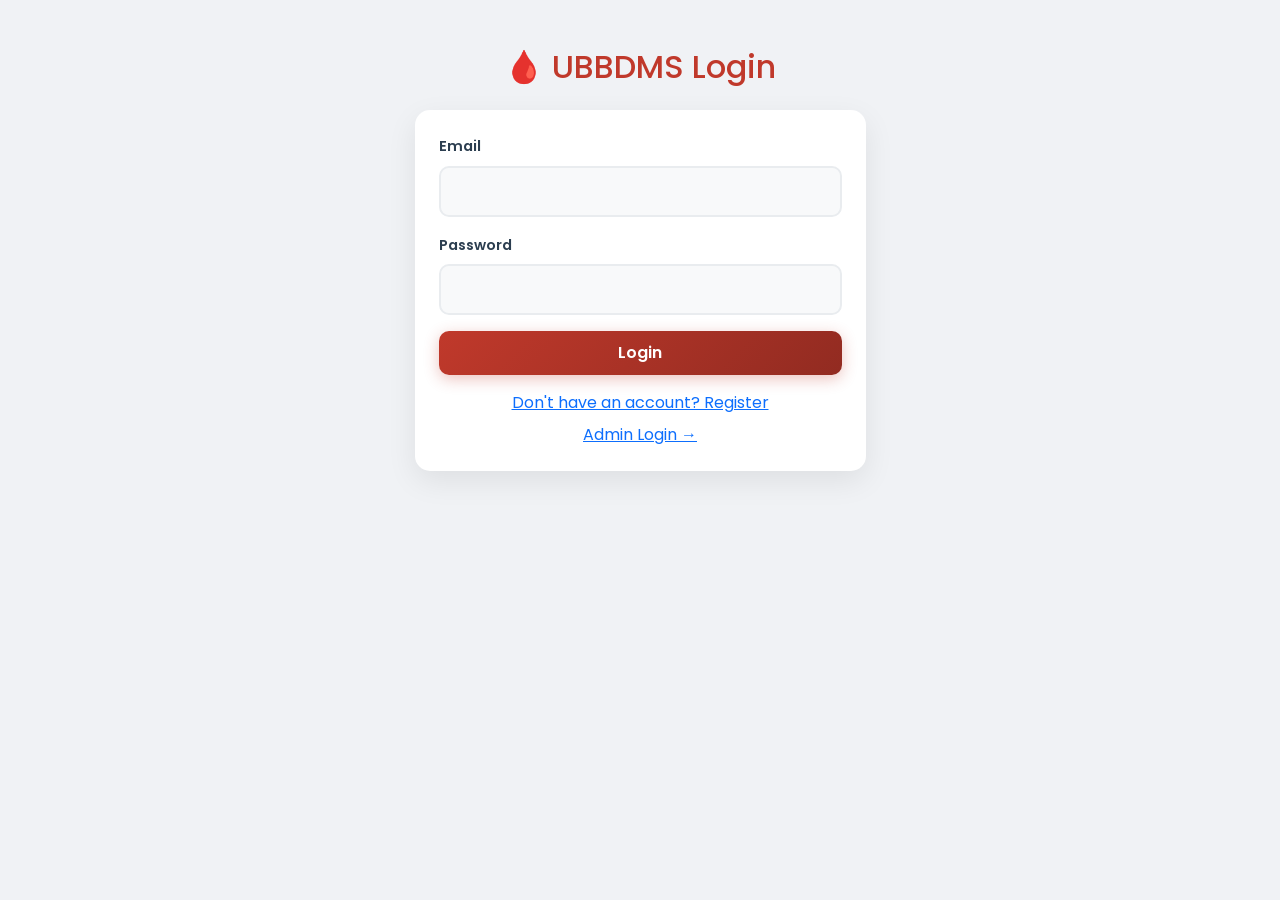
<file: notifications.html>
<!DOCTYPE html>
<html lang="en">
<head>
    <meta charset="UTF-8">
    <title>Notifications - UBBDMS</title>
    <link href="https://fonts.googleapis.com/css2?family=Poppins:wght@300;400;500;600;700;800&display=swap" rel="stylesheet">
    <link href="https://cdn.jsdelivr.net/npm/bootstrap@5.3.0/dist/css/bootstrap.min.css" rel="stylesheet">
        <link rel="stylesheet" href="css/style.css">

    <style>
        .navbar-brand { color: white !important; font-weight: bold; }
        .notif-card {
            border-left: 4px solid #c0392b;
            transition: transform 0.2s;
        }
        .notif-card:hover { transform: translateY(-2px); }
        .notif-unread { background: #fff5f5; }
        .notif-read { background: white; opacity: 0.8; }
    </style>
</head>
<body>

<!-- NAVBAR -->
<nav class="navbar navbar-expand-lg" style="background-color: #c0392b;">
    <div class="container">
        <a class="navbar-brand" href="#">🩸 UBBDMS</a>
        <button class="navbar-toggler" type="button"
            data-bs-toggle="collapse" data-bs-target="#navbarNav">
            <span class="navbar-toggler-icon"></span>
        </button>
        <div class="collapse navbar-collapse" id="navbarNav">
            <ul class="navbar-nav ms-auto">
                <li class="nav-item">
                    <a class="nav-link text-white" href="donor-dashboard.html">Dashboard</a>
                </li>
                <li class="nav-item">
                    <a class="nav-link text-white" href="search-donor.html">Search Donors</a>
                </li>
                <li class="nav-item">
                    <a class="nav-link text-white" href="blood-request.html">Blood Requests</a>
                </li>
                <li class="nav-item">
                    <a class="nav-link text-white" href="donation-history.html">My History</a>
                </li>
                <li class="nav-item">
                    <a class="nav-link text-white" href="notifications.html">🔔 Notifications</a>
                </li>
                <li class="nav-item">
                    <a class="nav-link text-white" href="#" id="logoutBtn">Logout</a>
                </li>
            </ul>
        </div>
    </div>
</nav>

<div class="container mt-4">
    <div class="d-flex justify-content-between align-items-center mb-4">
        <h4 style="color:#c0392b;">🔔 My Notifications</h4>
        <button class="btn btn-outline-danger btn-sm" onclick="markAllRead()">
            ✅ Mark All as Read
        </button>
    </div>

    <div id="notifCount" class="mb-3 text-muted"></div>

    <div id="notifList">
        <div class="text-center text-muted mt-4">
            <p>Loading notifications...</p>
        </div>
    </div>
</div>

<script src="https://cdn.jsdelivr.net/npm/bootstrap@5.3.0/dist/js/bootstrap.bundle.min.js"></script>

<script>
const token = localStorage.getItem("token");
if (!token) {
    alert("Please login first!");
    window.location.href = "login.html";
}

let allNotifs = [];

// LOAD NOTIFICATIONS
async function loadNotifications() {
    try {
        const response = await fetch("https://blood-bank-backend-xwde.onrender.com/api/notification/my", {
            headers: { "Authorization": "Bearer " + token }
        });
        const notifs = await response.json();
        allNotifs = notifs;
        displayNotifications(notifs);
    } catch (error) {
        console.error(error);
    }
}

// DISPLAY NOTIFICATIONS
function displayNotifications(notifs) {
    const container = document.getElementById("notifList");
    const countEl = document.getElementById("notifCount");

    const unread = notifs.filter(n => !n.is_read).length;
    countEl.textContent = notifs.length + " notification(s) — " + unread + " unread";

    if (notifs.length === 0) {
        container.innerHTML = `
            <div class="card p-4 text-center text-muted">
                <h5>🔔 No notifications yet</h5>
                <p>You will receive notifications from admin here</p>
            </div>`;
        return;
    }

    container.innerHTML = notifs.map(notif => {
        const date = new Date(notif.created_at).toLocaleString();
        const cardClass = notif.is_read ? "notif-read" : "notif-unread";
        const unreadDot = !notif.is_read ?
            '<span class="badge bg-danger ms-2">New</span>' : "";

        return `
        <div class="card p-3 shadow mb-3 notif-card ${cardClass}">
            <div class="d-flex justify-content-between align-items-start">
                <div>
                    <h5 class="mb-1">
                        🔔 ${notif.title} ${unreadDot}
                    </h5>
                    <p class="mb-1">${notif.message}</p>
                    <small class="text-muted">📅 ${date}</small>
                </div>
                ${!notif.is_read ? `
                <button class="btn btn-sm btn-outline-success"
                    onclick="markRead(${notif.notification_id})">
                    ✅ Mark Read
                </button>` : `
                <span class="text-muted">✅ Read</span>`}
            </div>
        </div>`;
    }).join("");
}

// MARK AS READ
async function markRead(id) {
    try {
        await fetch("https://blood-bank-backend-xwde.onrender.com/api/notification/read/" + id, {
            method: "PUT",
            headers: { "Authorization": "Bearer " + token }
        });
        loadNotifications();
    } catch (error) {
        console.error(error);
    }
}

// MARK ALL AS READ
async function markAllRead() {
    const unread = allNotifs.filter(n => !n.is_read);
    for (const notif of unread) {
        await markRead(notif.notification_id);
    }
    alert("All notifications marked as read!");
}

// Logout
document.getElementById("logoutBtn").addEventListener("click", function() {
    localStorage.clear();
    window.location.href = "login.html";
});

loadNotifications();
</script>

</body>
</html>
</file>
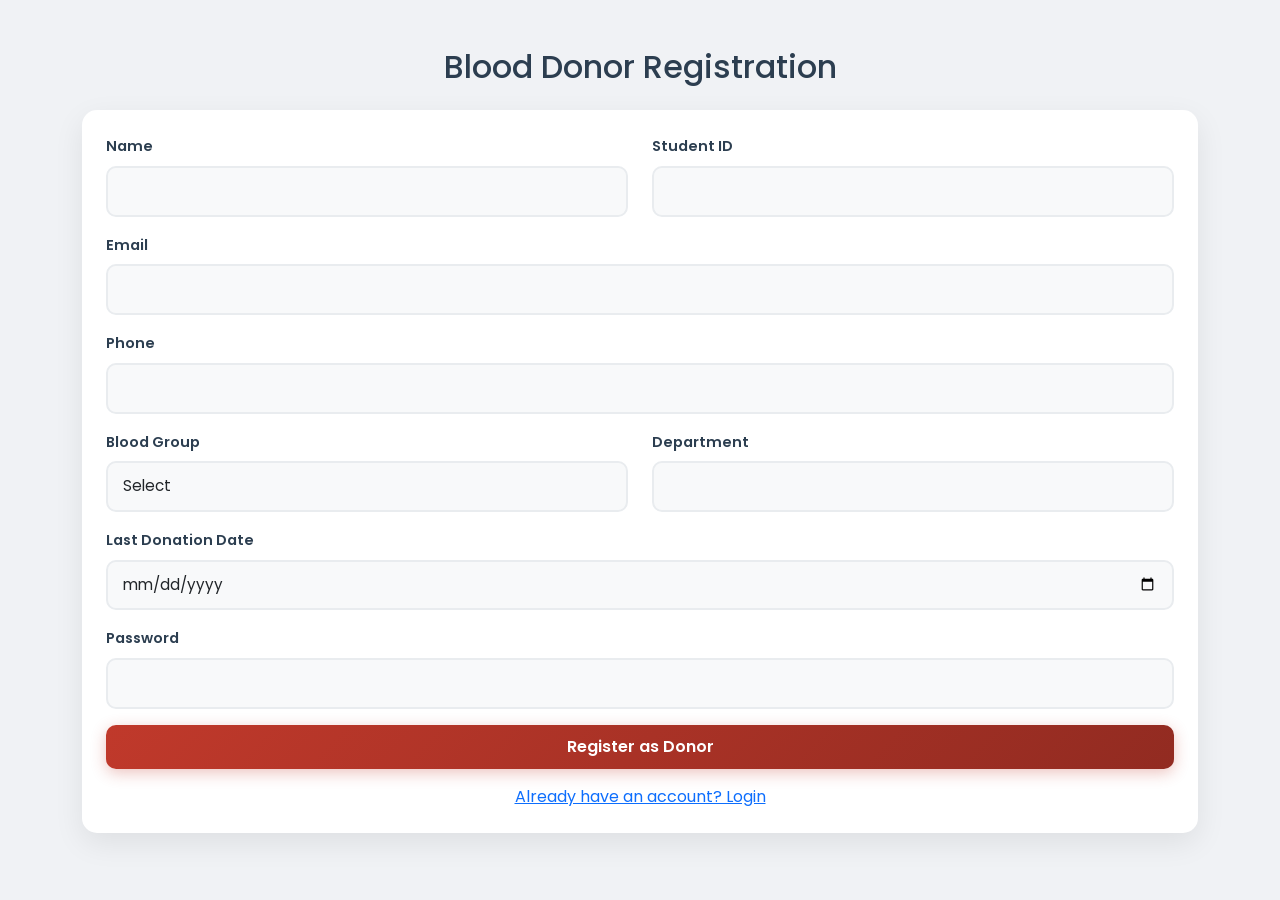
<file: register.html>
<!DOCTYPE html>
<html lang="en">
<head>
    <meta charset="UTF-8">
    <title>Register Donor</title>
    <link href="https://fonts.googleapis.com/css2?family=Poppins:wght@300;400;500;600;700;800&display=swap" rel="stylesheet">
    <link href="https://cdn.jsdelivr.net/npm/bootstrap@5.3.0/dist/css/bootstrap.min.css" rel="stylesheet">
    <link rel="stylesheet" href="css/style.css">
</head>
<body>

<div class="container mt-5">
    <h2 class="text-center mb-4">Blood Donor Registration</h2>

    <div class="card p-4 shadow">
        <form id="registerForm">

            <div class="row">
                <div class="col-md-6 mb-3">
                    <label>Name</label>
                    <input type="text" class="form-control" id="name" required>
                </div>
                <div class="col-md-6 mb-3">
                    <label>Student ID</label>
                    <input type="text" class="form-control" id="student_id">
                </div>
            </div>

            <div class="mb-3">
                <label>Email</label>
                <input type="email" class="form-control" id="email" required>
            </div>

            <div class="mb-3">
                <label>Phone</label>
                <input type="text" class="form-control" id="phone" required>
            </div>

            <div class="row">
                <div class="col-md-6 mb-3">
                    <label>Blood Group</label>
                    <select class="form-control" id="blood_group" required>
                        <option value="">Select</option>
                        <option>A+</option>
                        <option>A-</option>
                        <option>B+</option>
                        <option>B-</option>
                        <option>O+</option>
                        <option>O-</option>
                        <option>AB+</option>
                        <option>AB-</option>
                    </select>
                </div>
                <div class="col-md-6 mb-3">
                    <label>Department</label>
                    <input type="text" class="form-control" id="department">
                </div>
            </div>

            <div class="mb-3">
                <label>Last Donation Date</label>
                <input type="date" class="form-control" id="last_donation_date">
            </div>

            <div class="mb-3">
                <label>Password</label>
                <input type="password" class="form-control" id="password" required>
            </div>

            <button type="submit" class="btn btn-danger w-100">
                Register as Donor
            </button>

            <div class="text-center mt-3">
                <a href="login.html">Already have an account? Login</a>
            </div>

        </form>
    </div>
</div>

<script src="js/app.js"></script>

</body>
</html>
</file>
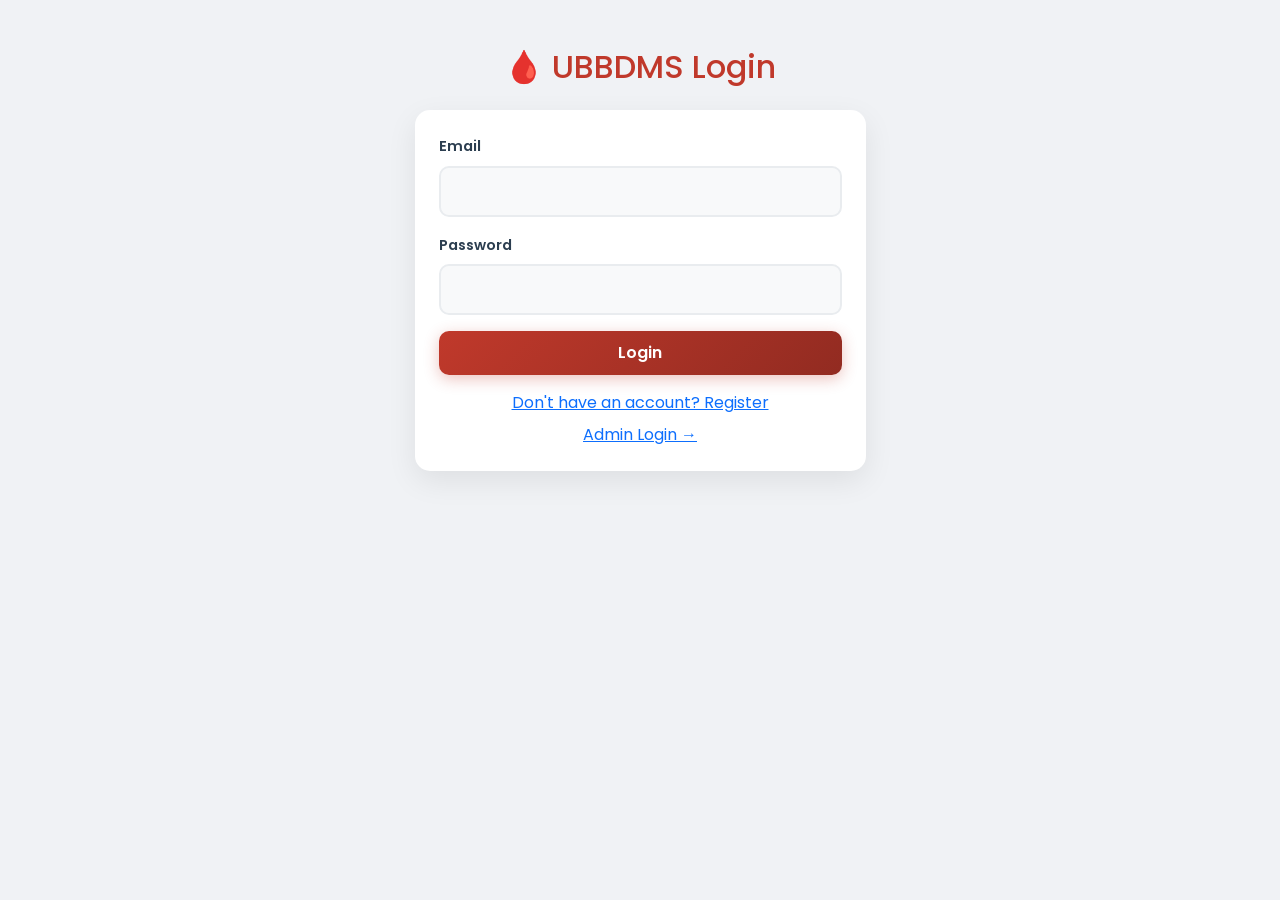
<file: search-donor.html>
<!DOCTYPE html>
<html lang="en">
<head>
    <meta charset="UTF-8">
    <title>Search Donors - UBBDMS</title>
    <link href="https://fonts.googleapis.com/css2?family=Poppins:wght@300;400;500;600;700;800&display=swap" rel="stylesheet">
    <link href="https://cdn.jsdelivr.net/npm/bootstrap@5.3.0/dist/css/bootstrap.min.css" rel="stylesheet">
    <link rel="stylesheet" href="css/style.css">
    <style>
        .navbar-brand { color: white !important; font-weight: bold; }
        .donor-card {
            border-left: 4px solid #c0392b;
            transition: transform 0.2s;
        }
        .donor-card:hover {
            transform: translateY(-3px);
        }
        .blood-badge {
            background: #c0392b;
            color: white;
            border-radius: 50%;
            width: 50px;
            height: 50px;
            display: flex;
            align-items: center;
            justify-content: center;
            font-weight: bold;
            font-size: 1rem;
        }
        .eligible { color: green; }
        .not-eligible { color: red; }
    </style>
</head>
<body>

<!-- NAVBAR -->
<nav class="navbar navbar-expand-lg" style="background-color: #c0392b;">
    <div class="container">
        <a class="navbar-brand" href="#">🩸 UBBDMS</a>
        <button class="navbar-toggler" type="button" data-bs-toggle="collapse" data-bs-target="#navbarNav">
            <span class="navbar-toggler-icon"></span>
        </button>
        <div class="collapse navbar-collapse" id="navbarNav">
            <ul class="navbar-nav ms-auto">
                <li class="nav-item">
                    <a class="nav-link text-white" href="donor-dashboard.html">Dashboard</a>
                </li>
                <li class="nav-item">
                    <a class="nav-link text-white" href="search-donor.html">Search Donors</a>
                </li>
                <li class="nav-item">
                    <a class="nav-link text-white" href="blood-request.html">Blood Requests</a>
                </li>
                <li class="nav-item">
                    <a class="nav-link text-white" href="donation-history.html">My History</a>
                </li>
                <li class="nav-item">
                    <a class="nav-link text-white" href="#" id="logoutBtn">Logout</a>
                </li>
            </ul>
        </div>
    </div>
</nav>

<!-- CONTENT -->
<div class="container mt-4">
    <h3 class="mb-4" style="color:#c0392b;">🔍 Search Blood Donors</h3>

    <!-- Search Filters -->
    <div class="card p-4 shadow mb-4">
        <div class="row">
            <div class="col-md-4 mb-3">
                <label>Blood Group</label>
                <select class="form-control" id="searchBloodGroup">
                    <option value="">All Blood Groups</option>
                    <option>A+</option>
                    <option>A-</option>
                    <option>B+</option>
                    <option>B-</option>
                    <option>O+</option>
                    <option>O-</option>
                    <option>AB+</option>
                    <option>AB-</option>
                </select>
            </div>
            <div class="col-md-4 mb-3">
                <label>Department</label>
                <input type="text" class="form-control" id="searchDepartment" 
                       placeholder="e.g. CSE, EEE...">
            </div>
            <div class="col-md-4 mb-3 d-flex align-items-end">
                <button class="btn btn-danger w-100" onclick="searchDonors()">
                    🔍 Search
                </button>
            </div>
        </div>
    </div>

    <!-- Results Count -->
    <div class="mb-3">
        <span id="resultCount" class="text-muted"></span>
    </div>

    <!-- Results -->
    <div id="donorResults" class="row">
        <div class="col-12 text-center text-muted mt-5">
            <h5>Search for donors by blood group or department</h5>
        </div>
    </div>
</div>

<script src="https://cdn.jsdelivr.net/npm/bootstrap@5.3.0/dist/js/bootstrap.bundle.min.js"></script>

<script>
// Check login
const token = localStorage.getItem("token");
if (!token) {
    alert("Please login first!");
    window.location.href = "login.html";
}

// Search donors
async function searchDonors() {
    const blood_group = document.getElementById("searchBloodGroup").value;
    const department = document.getElementById("searchDepartment").value;

    let url = "https://blood-bank-backend-xwde.onrender.com/api/donor/search?";
    if (blood_group) url += "blood_group=" + encodeURIComponent(blood_group) + "&";
    if (department) url += "department=" + encodeURIComponent(department);

    try {
        const response = await fetch(url, {
            headers: { "Authorization": "Bearer " + token }
        });

        const donors = await response.json();

        displayDonors(donors);

    } catch (error) {
        console.error(error);
        alert("Error searching donors");
    }
}

// Display donors
function displayDonors(donors) {
    const container = document.getElementById("donorResults");
    const countEl = document.getElementById("resultCount");

    if (donors.length === 0) {
        countEl.textContent = "No donors found";
        container.innerHTML = `
            <div class="col-12 text-center mt-4">
                <h5 class="text-muted">No donors found for your search</h5>
            </div>`;
        return;
    }

    countEl.textContent = donors.length + " donor(s) found";

    container.innerHTML = donors.map(donor => {
        // Eligibility check
        let eligibilityHTML = "";
        if (donor.last_donation_date) {
            const lastDate = new Date(donor.last_donation_date);
            const today = new Date();
            const diffDays = Math.floor((today - lastDate) / (1000 * 60 * 60 * 24));
            if (diffDays >= 90) {
                eligibilityHTML = '<span class="eligible">✅ Eligible</span>';
            } else {
                eligibilityHTML = '<span class="not-eligible">❌ Not eligible yet</span>';
            }
        } else {
            eligibilityHTML = '<span class="eligible">✅ Eligible</span>';
        }

        return `
        <div class="col-md-6 mb-3">
            <div class="card p-3 shadow donor-card">
                <div class="d-flex align-items-center gap-3">
                    <div class="blood-badge">${donor.blood_group}</div>
                    <div class="flex-grow-1">
                        <h5 class="mb-1">${donor.name}</h5>
                        <p class="mb-1 text-muted">
                            📚 ${donor.department || "N/A"}
                        </p>
                        <p class="mb-1">
                            📞 ${donor.phone}
                        </p>
                        <p class="mb-0">${eligibilityHTML}</p>
                    </div>
                </div>
            </div>
        </div>`;
    }).join("");
}

// Logout
document.getElementById("logoutBtn").addEventListener("click", function() {
    localStorage.clear();
    window.location.href = "login.html";
});

// Load all donors on page load
searchDonors();
</script>

</body>
</html>
</file>
<file: css/style.css>
/* ==========================================
   UBBDMS - Modern CSS (Bootstrap Enhanced)
   ========================================== */

/* GOOGLE FONTS */
@import url('https://fonts.googleapis.com/css2?family=Poppins:wght@300;400;500;600;700;800&display=swap');

/* ROOT VARIABLES */
:root {
    --primary: #c0392b;
    --primary-dark: #922b21;
    --primary-light: #e74c3c;
    --secondary: #2c3e50;
    --accent: #f39c12;
    --success: #27ae60;
    --light-bg: #f8f9fa;
    --card-shadow: 0 10px 30px rgba(0,0,0,0.08);
    --hover-shadow: 0 20px 40px rgba(192,57,43,0.15);
    --border-radius: 15px;
    --transition: all 0.3s ease;
}

/* BASE */
* {
    margin: 0;
    padding: 0;
    box-sizing: border-box;
}

body {
    font-family: 'Poppins', sans-serif;
    background: #f0f2f5;
    color: #2c3e50;
}

/* ==========================================
   NAVBAR
   ========================================== */
.navbar {
    background: linear-gradient(135deg, var(--primary), var(--primary-dark)) !important;
    box-shadow: 0 4px 20px rgba(192,57,43,0.3);
    padding: 12px 0;
}

.navbar-brand {
    color: white !important;
    font-weight: 800 !important;
    font-size: 1.4rem !important;
    letter-spacing: 1px;
}

.nav-link {
    color: rgba(255,255,255,0.9) !important;
    font-weight: 500;
    padding: 8px 15px !important;
    border-radius: 8px;
    transition: var(--transition);
}

.nav-link:hover {
    color: white !important;
    background: rgba(255,255,255,0.15);
}

/* ==========================================
   BUTTONS
   ========================================== */
.btn {
    font-family: 'Poppins', sans-serif;
    font-weight: 600;
    border-radius: 10px !important;
    padding: 10px 25px;
    transition: var(--transition);
    border: none;
}

.btn-danger {
    background: linear-gradient(135deg, var(--primary), var(--primary-dark)) !important;
    border: none !important;
    box-shadow: 0 4px 15px rgba(192,57,43,0.3);
}

.btn-danger:hover {
    background: linear-gradient(135deg, var(--primary-dark), #7b241c) !important;
    transform: translateY(-2px);
    box-shadow: 0 8px 25px rgba(192,57,43,0.4);
}

.btn-outline-danger {
    border: 2px solid var(--primary) !important;
    color: var(--primary) !important;
    background: transparent !important;
}

.btn-outline-danger:hover {
    background: linear-gradient(135deg, var(--primary), var(--primary-dark)) !important;
    color: white !important;
    transform: translateY(-2px);
    box-shadow: 0 8px 25px rgba(192,57,43,0.3);
}

.btn-success {
    background: linear-gradient(135deg, #27ae60, #1e8449) !important;
    border: none !important;
    box-shadow: 0 4px 15px rgba(39,174,96,0.3);
}

.btn-success:hover {
    transform: translateY(-2px);
    box-shadow: 0 8px 25px rgba(39,174,96,0.4);
}

.btn-warning {
    background: linear-gradient(135deg, #f39c12, #d68910) !important;
    border: none !important;
    color: white !important;
}

.btn-dark {
    background: linear-gradient(135deg, #2c3e50, #1a252f) !important;
    border: none !important;
}

/* ==========================================
   CARDS
   ========================================== */
.card {
    border: none !important;
    border-radius: var(--border-radius) !important;
    box-shadow: var(--card-shadow) !important;
    transition: var(--transition);
    overflow: hidden;
}

.card:hover {
    box-shadow: var(--hover-shadow) !important;
}

/* ==========================================
   FORM CONTROLS
   ========================================== */
.form-control {
    font-family: 'Poppins', sans-serif;
    border: 2px solid #e9ecef !important;
    border-radius: 10px !important;
    padding: 12px 15px !important;
    font-size: 0.95rem;
    transition: var(--transition);
    background: #f8f9fa;
}

.form-control:focus {
    border-color: var(--primary) !important;
    box-shadow: 0 0 0 4px rgba(192,57,43,0.1) !important;
    background: white;
}

.form-select {
    font-family: 'Poppins', sans-serif;
    border: 2px solid #e9ecef !important;
    border-radius: 10px !important;
    padding: 12px 15px !important;
    transition: var(--transition);
}

.form-select:focus {
    border-color: var(--primary) !important;
    box-shadow: 0 0 0 4px rgba(192,57,43,0.1) !important;
}

label {
    font-weight: 600;
    color: var(--secondary);
    margin-bottom: 8px;
    font-size: 0.9rem;
}

/* ==========================================
   PAGE HEADER
   ========================================== */
.page-header {
    background: linear-gradient(135deg, var(--primary), var(--primary-dark));
    color: white;
    padding: 40px 0;
    margin-bottom: 30px;
}

.page-header h2 {
    font-weight: 800;
    font-size: 2rem;
    margin: 0;
}

.page-header p {
    opacity: 0.9;
    margin: 5px 0 0;
}

/* ==========================================
   STAT CARDS
   ========================================== */
.stat-card-modern {
    background: white;
    border-radius: var(--border-radius);
    padding: 25px;
    box-shadow: var(--card-shadow);
    transition: var(--transition);
    position: relative;
    overflow: hidden;
}

.stat-card-modern::before {
    content: '';
    position: absolute;
    top: 0;
    left: 0;
    width: 5px;
    height: 100%;
    background: linear-gradient(var(--primary), var(--primary-dark));
}

.stat-card-modern:hover {
    transform: translateY(-5px);
    box-shadow: var(--hover-shadow);
}

.stat-card-modern .stat-icon {
    font-size: 2.5rem;
    margin-bottom: 10px;
}

.stat-card-modern .stat-number {
    font-size: 2rem;
    font-weight: 800;
    color: var(--primary);
}

.stat-card-modern .stat-label {
    color: #666;
    font-size: 0.9rem;
    font-weight: 500;
}

/* ==========================================
   BLOOD BADGE
   ========================================== */
.blood-badge {
    background: linear-gradient(135deg, var(--primary), var(--primary-dark));
    color: white;
    border-radius: 50%;
    display: flex;
    align-items: center;
    justify-content: center;
    font-weight: 800;
    box-shadow: 0 4px 15px rgba(192,57,43,0.3);
}

/* ==========================================
   TABLE
   ========================================== */
.table {
    font-family: 'Poppins', sans-serif;
}

.table thead th {
    background: linear-gradient(135deg, var(--primary), var(--primary-dark));
    color: white;
    font-weight: 600;
    border: none !important;
    padding: 15px;
}

.table tbody tr {
    transition: var(--transition);
}

.table tbody tr:hover {
    background: rgba(192,57,43,0.05);
}

.table tbody td {
    padding: 15px;
    vertical-align: middle;
    border-color: #f0f0f0 !important;
}

/* ==========================================
   BADGES
   ========================================== */
.badge {
    font-family: 'Poppins', sans-serif;
    font-weight: 600;
    padding: 6px 12px;
    border-radius: 20px;
    font-size: 0.8rem;
}

/* ==========================================
   SIDEBAR (Admin)
   ========================================== */
.sidebar {
    background: linear-gradient(180deg, #1a252f, #2c3e50) !important;
    box-shadow: 4px 0 20px rgba(0,0,0,0.1);
}

.sidebar a {
    color: #bdc3c7 !important;
    display: flex !important;
    align-items: center;
    gap: 10px;
    padding: 14px 20px !important;
    text-decoration: none;
    border-radius: 10px !important;
    margin: 4px 10px !important;
    font-weight: 500;
    transition: var(--transition);
    font-size: 0.95rem;
}

.sidebar a:hover {
    background: rgba(192,57,43,0.2) !important;
    color: white !important;
    transform: translateX(5px);
}

.sidebar a.active {
    background: linear-gradient(135deg, var(--primary), var(--primary-dark)) !important;
    color: white !important;
    box-shadow: 0 4px 15px rgba(192,57,43,0.3);
}

/* ==========================================
   ALERTS
   ========================================== */
.alert {
    border: none;
    border-radius: 10px;
    font-weight: 500;
    padding: 15px 20px;
}

.alert-success {
    background: rgba(39,174,96,0.1);
    color: #1e8449;
    border-left: 4px solid #27ae60;
}

.alert-danger {
    background: rgba(192,57,43,0.1);
    color: var(--primary-dark);
    border-left: 4px solid var(--primary);
}

.alert-info {
    background: rgba(52,152,219,0.1);
    color: #1a5276;
    border-left: 4px solid #3498db;
}

.alert-warning {
    background: rgba(243,156,18,0.1);
    color: #7d6608;
    border-left: 4px solid #f39c12;
}

/* ==========================================
   MODALS
   ========================================== */
.modal-content {
    border: none;
    border-radius: var(--border-radius);
    box-shadow: 0 25px 50px rgba(0,0,0,0.2);
}

.modal-header {
    border-radius: var(--border-radius) var(--border-radius) 0 0;
    padding: 20px 25px;
}

.modal-body {
    padding: 25px;
}

/* ==========================================
   PROGRESS BAR
   ========================================== */
.progress {
    border-radius: 10px;
    background: #f0f0f0;
    height: 8px !important;
}

.progress-bar {
    background: linear-gradient(135deg, var(--primary), var(--primary-dark));
    border-radius: 10px;
}

/* ==========================================
   SECTION TITLE
   ========================================== */
.section-title {
    color: var(--primary);
    font-weight: 700;
    font-size: 1.2rem;
    padding-bottom: 12px;
    margin-bottom: 25px;
    border-bottom: 3px solid;
    border-image: linear-gradient(135deg, var(--primary), var(--primary-dark)) 1;
    display: flex;
    align-items: center;
    gap: 10px;
}

/* ==========================================
   DONOR CARDS
   ========================================== */
.donor-card {
    border-left: 4px solid var(--primary) !important;
    transition: var(--transition);
    background: white;
    border-radius: var(--border-radius) !important;
}

.donor-card:hover {
    transform: translateY(-5px);
    box-shadow: var(--hover-shadow) !important;
}

/* ==========================================
   REQUEST CARDS
   ========================================== */
.request-card {
    border-left: 4px solid var(--primary) !important;
    transition: var(--transition);
    background: white;
    border-radius: var(--border-radius) !important;
}

.request-card:hover {
    transform: translateY(-5px);
    box-shadow: var(--hover-shadow) !important;
}

/* ==========================================
   NOTIFICATION CARDS
   ========================================== */
.notif-unread {
    background: linear-gradient(135deg, #fff5f5, #fff) !important;
    border-left: 4px solid var(--primary) !important;
}

.notif-read {
    background: white !important;
    border-left: 4px solid #ddd !important;
    opacity: 0.8;
}

/* ==========================================
   HISTORY CARDS
   ========================================== */
.history-card {
    border-left: 4px solid var(--primary) !important;
    transition: var(--transition);
}

.history-card:hover {
    transform: translateY(-3px);
    box-shadow: var(--hover-shadow) !important;
}

/* ==========================================
   ELIGIBILITY
   ========================================== */
.eligible {
    color: var(--success);
    font-weight: 700;
}

.not-eligible {
    color: var(--primary);
    font-weight: 700;
}

/* ==========================================
   FOOTER
   ========================================== */
.footer {
    background: linear-gradient(135deg, #1a252f, #2c3e50);
    color: #bdc3c7;
    padding: 50px 0 20px;
}

.footer h5 {
    color: white;
    font-weight: 700;
    margin-bottom: 20px;
}

.footer a {
    color: #bdc3c7;
    text-decoration: none;
    display: block;
    margin-bottom: 8px;
    transition: var(--transition);
}

.footer a:hover {
    color: var(--primary);
    transform: translateX(5px);
}

.footer-bottom {
    border-top: 1px solid rgba(255,255,255,0.1);
    margin-top: 30px;
    padding-top: 20px;
    text-align: center;
    color: #7f8c8d;
}

/* ==========================================
   SCROLLBAR
   ========================================== */
::-webkit-scrollbar {
    width: 8px;
}

::-webkit-scrollbar-track {
    background: #f1f1f1;
}

::-webkit-scrollbar-thumb {
    background: linear-gradient(var(--primary), var(--primary-dark));
    border-radius: 10px;
}

/* ==========================================
   ANIMATIONS
   ========================================== */
@keyframes fadeIn {
    from { opacity: 0; transform: translateY(20px); }
    to { opacity: 1; transform: translateY(0); }
}

.card {
    animation: fadeIn 0.4s ease;
}

/* ==========================================
   RESPONSIVE
   ========================================== */
@media (max-width: 768px) {
    .sidebar {
        display: none;
    }
    .main-content {
        padding: 15px !important;
    }
    .stat-card-modern .stat-number {
        font-size: 1.5rem;
    }
}
</file>
